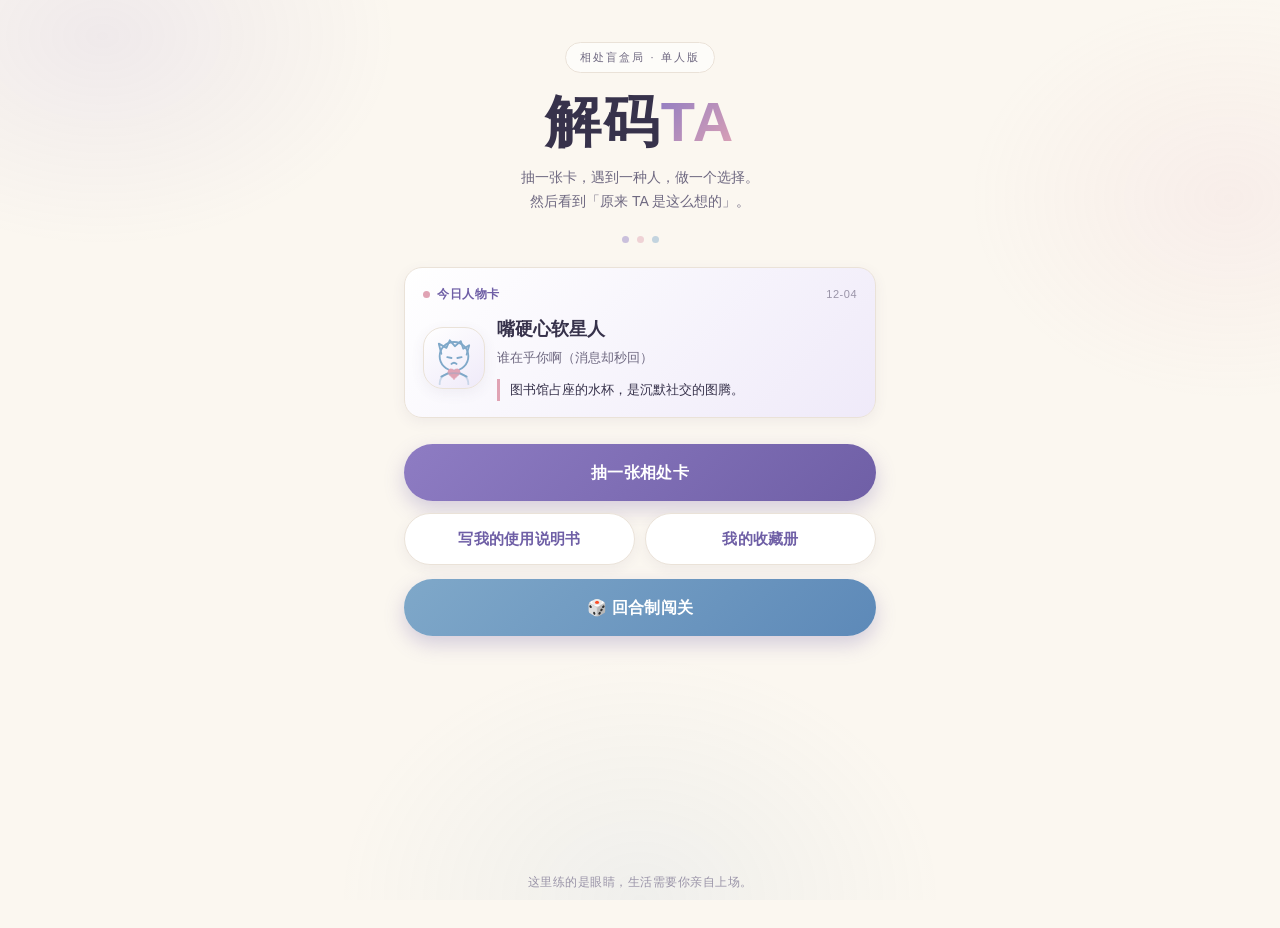
<file: index.html>
<!DOCTYPE html>
<html lang="zh-CN">
<head>
  <meta charset="UTF-8" />
  <meta name="viewport" content="width=device-width, initial-scale=1.0, viewport-fit=cover, maximum-scale=1.0, user-scalable=no" />
  <meta name="theme-color" content="#FBF7F0" />
  <meta name="description" content="解码TA · 相处盲盒局 —— 抽一张卡，遇到一种人，做一个选择，然后看到「原来 TA 是这么想的」。" />
  <title>解码TA · 相处盲盒局</title>
  <link rel="stylesheet" href="css/style.css" />
</head>
<body>
  <div class="app" id="app">

    <!-- ============ 数据异常兜底（data.js 未加载时显示） ============ -->
    <section class="screen data-error" id="screen-error">
      <div class="err-card">
        <div class="err-mark" aria-hidden="true"></div>
        <h2>盲盒好像还没拆开</h2>
        <p id="errMessage">游戏数据没能成功加载。</p>
        <p class="err-tip">请确认 <code>js/data.js</code> 已放入 js 目录，<br />然后刷新页面再试一次。</p>
        <button class="btn btn-primary" id="btnRetry">重新加载</button>
      </div>
    </section>

    <!-- ============ 主舞台：所有页面靠 .active 显隐切换 ============ -->
    <main class="stage" id="stage">

      <!-- 首页 -->
      <section class="screen active" id="screen-home" data-screen="home">
        <header class="hero">
          <div class="hero-badge">相处盲盒局 · 单人版</div>
          <h1 class="hero-title">解码<span>TA</span></h1>
          <p class="hero-sub">抽一张卡，遇到一种人，做一个选择。<br />然后看到「原来 TA 是这么想的」。</p>
          <div class="hero-deco" aria-hidden="true"><i></i><i></i><i></i></div>
        </header>

        <!-- 每日一抽：当天首次进入自动呈现 -->
        <div class="daily-card" id="dailyCard" hidden>
          <div class="daily-head">
            <span class="daily-dot" aria-hidden="true"></span>
            <span>今日人物卡</span>
            <span class="daily-date" id="dailyDate"></span>
          </div>
          <div class="daily-body">
            <div class="daily-art" id="dailyArt" aria-hidden="true"></div>
            <div class="daily-text">
              <div class="daily-name" id="dailyName"></div>
              <div class="daily-intro" id="dailyIntro"></div>
              <div class="daily-quote" id="dailyQuote"></div>
            </div>
          </div>
        </div>

        <div class="home-actions">
          <button class="btn btn-primary btn-lg" id="btnStart">抽一张相处卡</button>
          <div class="btn-row">
            <button class="btn btn-ghost" id="btnManual">写我的使用说明书</button>
            <button class="btn btn-ghost" id="btnCollection">我的收藏册</button>
          </div>
          <a class="btn btn-mode btn-lg" href="回合制/index.html">🎲 回合制闯关</a>
        </div>

        <footer class="home-footer">这里练的是眼睛，生活需要你亲自上场。</footer>
      </section>

      <!-- 抽卡页 -->
      <section class="screen" id="screen-draw" data-screen="draw">
        <div class="topbar">
          <button class="back-btn" data-back="home" aria-label="返回首页">返回</button>
          <span class="topbar-title">抽卡中</span>
          <span class="topbar-spacer"></span>
        </div>
        <p class="section-hint">正在为你抽取……</p>

        <div class="draw-cards">
          <!-- 人物卡：玩家遇到的人 -->
          <div class="flip-wrap" id="personaFlip">
            <div class="flip-card">
              <div class="flip-face flip-back">
                <div class="back-deco" aria-hidden="true"></div>
                <span class="back-label">人物卡</span>
              </div>
              <div class="flip-face flip-front persona-front">
                <div class="persona-top">
                  <div class="persona-art" id="drawPersonaArt" aria-hidden="true"></div>
                  <div class="persona-meta">
                    <div class="card-kicker">你遇到的人</div>
                    <div class="persona-name" id="drawPersonaName"></div>
                    <div class="tag-row" id="drawPersonaTags"></div>
                  </div>
                </div>
                <p class="persona-intro" id="drawPersonaIntro"></p>
                <div class="tone-chip" id="drawPersonaTone"></div>
              </div>
            </div>
          </div>

          <!-- 情境卡：玩家与对方之间发生的冲突 -->
          <div class="flip-wrap" id="situationFlip">
            <div class="flip-card">
              <div class="flip-face flip-back">
                <div class="back-deco" aria-hidden="true"></div>
                <span class="back-label">情境卡</span>
              </div>
              <div class="flip-face flip-front">
                <div class="card-kicker">此刻的情境</div>
                <div class="sit-cat" id="drawSitCategory"></div>
                <p class="sit-text" id="drawSitText"></p>
                <div class="sit-index" id="drawSitIndex"></div>
              </div>
            </div>
          </div>
        </div>

        <div class="btn-row reroll-row">
          <button class="btn btn-ghost btn-reroll" id="btnRerollPersona" disabled>↻ 重抽人物卡</button>
          <button class="btn btn-ghost btn-reroll" id="btnRerollSituation" disabled>↻ 重抽情境卡</button>
        </div>
        <p class="draw-note">人物卡 = 你遇到的人；情境里的「TA」就是这张人物卡。TA 的雷区与渴望，揭晓后才会显现。重抽的人物卡也会计入图鉴收集。</p>
        <button class="btn btn-primary btn-lg" id="btnToChoice" disabled>就这一对，开始选择</button>
      </section>

      <!-- 三选一页 -->
      <section class="screen" id="screen-choice" data-screen="choice">
        <div class="topbar">
          <button class="back-btn" data-back="draw">返回</button>
          <span class="topbar-title">你的回应</span>
          <span class="topbar-spacer"></span>
        </div>
        <div class="context-card">
          <div class="ctx-row"><span class="ctx-key">遇到</span><span class="ctx-val" id="choicePersona"></span></div>
          <div class="ctx-row"><span class="ctx-key">情境</span><span class="ctx-val" id="choiceSituation"></span></div>
        </div>
        <p class="section-hint" id="choiceHint">面对 TA，你会怎么说？</p>
        <div class="option-list" id="optionList"></div>
      </section>

      <!-- 揭晓页：三段逐条展开 -->
      <section class="screen" id="screen-reveal" data-screen="reveal">
        <div class="topbar">
          <button class="back-btn" data-back="choice">返回</button>
          <span class="topbar-title">揭晓</span>
          <span class="topbar-spacer"></span>
        </div>
        <div class="reveal-context" id="revealContext"></div>
        <p class="section-hint">轻轻点开，看看 TA 心里在想什么</p>

        <div class="reveal-segments">
          <button type="button" class="seg seg-inner" data-seg="inner" aria-expanded="false">
            <span class="seg-label"><span class="seg-num">01</span> TA 的内心 OS</span>
            <span class="seg-body"></span>
            <span class="seg-more">点我展开</span>
          </button>
          <button type="button" class="seg seg-observer" data-seg="observer" aria-expanded="false">
            <span class="seg-label"><span class="seg-num">02</span> 旁观者视角</span>
            <span class="seg-body"></span>
            <span class="seg-more">点我展开</span>
          </button>
          <button type="button" class="seg seg-tip" data-seg="tip" aria-expanded="false">
            <span class="seg-label"><span class="seg-num">03</span> 一句友好提示</span>
            <span class="seg-body"></span>
            <span class="seg-more">点我展开</span>
          </button>
        </div>

        <button class="btn btn-primary btn-lg" id="btnClaim" hidden>收下，获得顿悟卡</button>
        <button class="btn btn-ghost btn-lg" id="btnTryOtherReveal" hidden>试试另外两个结局</button>
      </section>

      <!-- 顿悟卡页 -->
      <section class="screen" id="screen-enlightenment" data-screen="enlightenment">
        <div class="enlight-hero">
          <div class="enlight-kicker">获得顿悟卡</div>
          <div class="enlight-card" id="enlightCard">
            <div class="enlight-quote" id="enlightKey"></div>
            <div class="enlight-meta" id="enlightMeta"></div>
            <div class="enlight-seal" aria-hidden="true">顿悟</div>
          </div>
        </div>
        <div class="unlock-note" id="unlockNote"></div>
        <div class="btn-col">
          <button class="btn btn-primary btn-lg" id="btnShare">分享这张</button>
          <button class="btn btn-ghost btn-lg" id="btnTryOther">试试另外两个结局</button>
          <div class="btn-row">
            <button class="btn btn-ghost" id="btnReplay">再来一局</button>
            <button class="btn btn-ghost" id="btnHomeFromEnlight">回首页</button>
          </div>
        </div>
      </section>

      <!-- 写说明书：填写页 -->
      <section class="screen" id="screen-manual" data-screen="manual">
        <div class="topbar">
          <button class="back-btn" data-back="home">返回</button>
          <span class="topbar-title">我的使用说明书</span>
          <span class="topbar-spacer"></span>
        </div>
        <p class="section-hint">把「怎么用好你」写清楚，发给重要的人。</p>
        <form class="manual-form" id="manualForm">
          <div id="manualFields"></div>
          <button type="submit" class="btn btn-primary btn-lg">生成我的说明书</button>
        </form>
      </section>

      <!-- 写说明书：图片预览页 -->
      <section class="screen" id="screen-manual-preview" data-screen="manual-preview">
        <div class="topbar">
          <button class="back-btn" data-back="manual">返回修改</button>
          <span class="topbar-title">预览</span>
          <span class="topbar-spacer"></span>
        </div>
        <div class="preview-wrap"><img id="manualImage" alt="我的使用说明书" /></div>
        <div class="btn-col">
          <button class="btn btn-primary btn-lg" id="btnSaveManual">保存图片</button>
          <button class="btn btn-ghost" id="btnManualAgain">再写一份</button>
        </div>
      </section>

      <!-- 收藏册 -->
      <section class="screen" id="screen-collection" data-screen="collection">
        <div class="topbar">
          <button class="back-btn" data-back="home">返回</button>
          <span class="topbar-title">我的收藏册</span>
          <span class="topbar-spacer"></span>
        </div>
        <div class="tabs" role="tablist" aria-label="收藏册分类">
          <button type="button" class="tab active" data-tab="enlightenments" role="tab" aria-selected="true">顿悟卡</button>
          <button type="button" class="tab" data-tab="achievements" role="tab" aria-selected="false">成就</button>
          <button type="button" class="tab" data-tab="codex" role="tab" aria-selected="false">人物图鉴</button>
        </div>
        <button type="button" class="btn btn-ghost review-btn" id="btnViewManual">回看我的说明书</button>
        <div class="tab-panels">
          <div class="tab-panel active" id="panel-enlightenments" role="tabpanel"></div>
          <div class="tab-panel" id="panel-achievements" role="tabpanel"></div>
          <div class="tab-panel" id="panel-codex" role="tabpanel"></div>
        </div>
      </section>

    </main>

    <!-- 成就 / 提示浮层 -->
    <div class="toast-area" id="toastArea" aria-live="polite"></div>
  </div>

  <script src="js/data.js"></script>
  <script src="js/art.js"></script>
  <script src="js/game.js"></script>
</body>
</html>
</file>
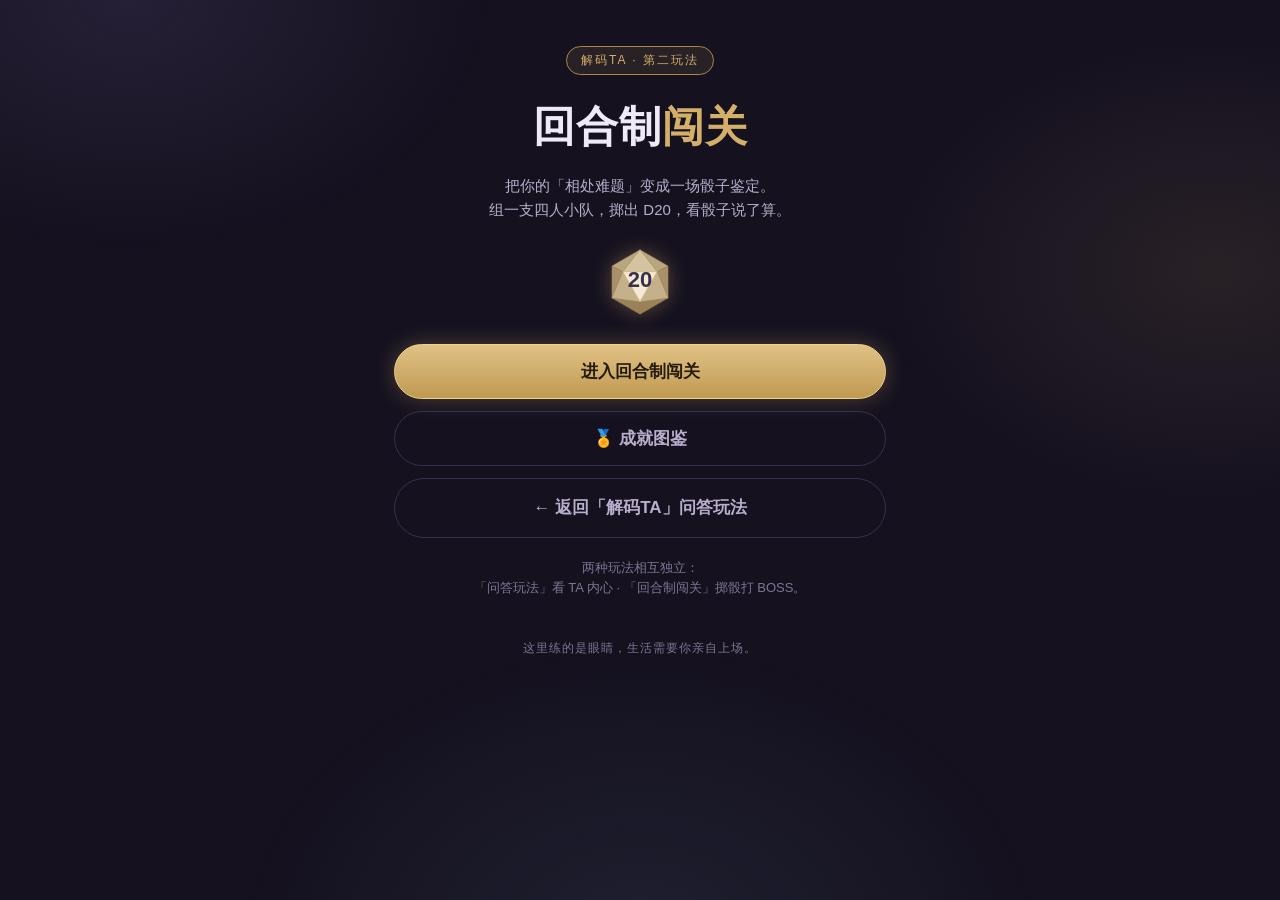
<file: 回合制/index.html>
<!DOCTYPE html>
<html lang="zh-CN">
<head>
  <meta charset="UTF-8" />
  <meta name="viewport" content="width=device-width, initial-scale=1.0, viewport-fit=cover, maximum-scale=1.0, user-scalable=no" />
  <meta name="theme-color" content="#15111f" />
  <meta name="description" content="解码TA · 回合制闯关 —— 骰子说了算的相处 BOSS 战。" />
  <title>解码TA · 回合制闯关</title>
  <link rel="stylesheet" href="css/style.css" />
  <link rel="stylesheet" href="css/ui-enhance.css" />
  <link rel="stylesheet" href="css/ui-compact.css" />
</head>
<body>
  <div class="app" id="app">

    <!-- ============ 隐藏 SVG 精灵库（骰子 / BOSS / 队伍小人 / 梗表情） ============ -->
    <svg xmlns="http://www.w3.org/2000/svg" style="display:none" aria-hidden="true">
      <defs>
        <!-- 正二十面体 d20 骰子（精确 icosahedron 正面投影，每面带数字） -->
        <symbol id="d20" viewBox="0 0 200 200">
          <g stroke-linejoin="round">
            <!-- 最外圈暗面（nz≈0.33） -->
            <polygon points="100,185 26,142 100,152" fill="#9a8457" stroke="#8f7a4e" stroke-width="1"/>
            <polygon points="100,152 174,142 100,185" fill="#9a8457" stroke="#8f7a4e" stroke-width="1"/>
            <polygon points="26,142 26,58 55,73" fill="#a9906a" stroke="#8f7a4e" stroke-width="1"/>
            <polygon points="145,73 174,58 174,142" fill="#a9906a" stroke="#8f7a4e" stroke-width="1"/>
            <polygon points="145,73 100,15 174,58" fill="#b9a67f" stroke="#9a8457" stroke-width="1"/>
            <polygon points="100,15 55,73 26,58" fill="#b9a67f" stroke="#9a8457" stroke-width="1"/>
            <!-- 中层环绕面（nz≈0.74-0.75） -->
            <polygon points="145,73 174,142 100,152" fill="#c4b18c" stroke="#b09a68" stroke-width="1.2"/>
            <polygon points="55,73 100,152 26,142" fill="#c4b18c" stroke="#b09a68" stroke-width="1.2"/>
            <polygon points="145,73 55,73 100,15" fill="#d4c3a0" stroke="#c9a86a" stroke-width="1.2"/>
            <!-- 中央上表面（正对前方 nz=1.0，最亮，放数字） -->
            <polygon points="145,73 100,152 55,73" fill="#f4e9d3" stroke="#e0c185" stroke-width="2"/>
          </g>
        </symbol>

        <!-- 像素 BOSS 立绘（16×16 网格，放大到 96×96） -->
        <symbol id="boss-read" viewBox="0 0 16 16" shape-rendering="crispEdges">
          <g>
            <rect x="4" y="2" width="8" height="2" fill="#a78bda"/>
            <rect x="2" y="3" width="2" height="6" fill="#7a67b3"/>
            <rect x="12" y="3" width="2" height="6" fill="#7a67b3"/>
            <rect x="4" y="4" width="8" height="4" fill="#a78bda"/>
            <rect x="3" y="3" width="10" height="1" fill="#7a67b3"/>
            <rect x="3" y="8" width="10" height="1" fill="#7a67b3"/>
            <rect x="4" y="3" width="2" height="1" fill="#f4e9d3"/>
            <rect x="10" y="3" width="2" height="1" fill="#f4e9d3"/>
            <rect x="5" y="4" width="2" height="2" fill="#2a2440"/>
            <rect x="9" y="4" width="2" height="2" fill="#2a2440"/>
            <rect x="7" y="7" width="2" height="1" fill="#2a2440"/>
            <rect x="4" y="9" width="8" height="3" fill="#7a67b3"/>
            <rect x="5" y="10" width="6" height="1" fill="#3a3357"/>
            <rect x="5" y="12" width="6" height="1" fill="#3a3357"/>
            <rect x="6" y="11" width="4" height="1" fill="#7fe0d0"/>
            <rect x="5" y="13" width="6" height="1" fill="#3a3357"/>
          </g>
        </symbol>

        <symbol id="boss-blame" viewBox="0 0 16 16" shape-rendering="crispEdges">
          <g>
            <rect x="3" y="1" width="7" height="2" fill="#8a6a4a"/>
            <rect x="2" y="2" width="9" height="2" fill="#8a6a4a"/>
            <rect x="1" y="3" width="2" height="1" fill="#6b4f37"/>
            <rect x="10" y="3" width="2" height="1" fill="#6b4f37"/>
            <rect x="2" y="4" width="1" height="4" fill="#6b4f37"/>
            <rect x="10" y="4" width="1" height="4" fill="#6b4f37"/>
            <rect x="3" y="4" width="7" height="2" fill="#6e7b93"/>
            <rect x="3" y="5" width="1" height="2" fill="#4a5568"/>
            <rect x="9" y="5" width="1" height="2" fill="#4a5568"/>
            <rect x="4" y="6" width="2" height="2" fill="#1e2230"/>
            <rect x="7" y="6" width="2" height="2" fill="#1e2230"/>
            <rect x="3" y="8" width="7" height="1" fill="#4a5568"/>
            <rect x="4" y="9" width="6" height="3" fill="#6e7b93"/>
            <rect x="3" y="10" width="1" height="1" fill="#4a5568"/>
            <rect x="9" y="10" width="1" height="1" fill="#4a5568"/>
            <rect x="4" y="12" width="6" height="2" fill="#4a5568"/>
            <rect x="5" y="13" width="2" height="1" fill="#1e2230"/>
            <rect x="8" y="13" width="2" height="1" fill="#1e2230"/>
          </g>
        </symbol>

        <symbol id="boss-burnout" viewBox="0 0 16 16" shape-rendering="crispEdges">
          <g>
            <rect x="5" y="2" width="6" height="1" fill="#5a4e8a"/>
            <rect x="3" y="3" width="10" height="3" fill="#5a4e8a"/>
            <rect x="3" y="4" width="1" height="2" fill="#ffd9a0"/>
            <rect x="12" y="4" width="1" height="2" fill="#ffd9a0"/>
            <rect x="4" y="5" width="8" height="1" fill="#1a1526"/>
            <rect x="5" y="7" width="6" height="1" fill="#1a1526"/>
            <rect x="4" y="8" width="8" height="4" fill="#5a4e8a"/>
            <rect x="5" y="8" width="6" height="3" fill="#8e7cc3" fill-opacity=".55"/>
            <rect x="4" y="12" width="8" height="1" fill="#5a4e8a"/>
            <rect x="5" y="13" width="2" height="1" fill="#5a4e8a"/>
            <rect x="9" y="13" width="2" height="1" fill="#5a4e8a"/>
          </g>
        </symbol>

        <!-- 像素队伍小人（16×16，四角色配色） -->
        <symbol id="party-hero" viewBox="0 0 16 16" shape-rendering="crispEdges">
          <g>
            <rect x="6" y="1" width="4" height="2" fill="#8e7cc3"/>
            <rect x="6" y="3" width="4" height="2" fill="#8e7cc3"/>
            <rect x="5" y="3" width="1" height="2" fill="#efeaf9"/>
            <rect x="10" y="3" width="1" height="2" fill="#efeaf9"/>
            <rect x="7" y="3" width="1" height="1" fill="#2a2440"/>
            <rect x="9" y="3" width="1" height="1" fill="#2a2440"/>
            <rect x="5" y="5" width="6" height="4" fill="#8e7cc3"/>
            <rect x="5" y="5" width="1" height="4" fill="#6f5fa6"/>
            <rect x="10" y="5" width="1" height="4" fill="#6f5fa6"/>
            <rect x="6" y="9" width="2" height="3" fill="#6f5fa6"/>
            <rect x="8" y="9" width="2" height="3" fill="#6f5fa6"/>
            <rect x="6" y="12" width="2" height="1" fill="#2a2440"/>
            <rect x="8" y="12" width="2" height="1" fill="#2a2440"/>
          </g>
        </symbol>
        <symbol id="party-blue" viewBox="0 0 16 16" shape-rendering="crispEdges">
          <g>
            <rect x="6" y="1" width="4" height="2" fill="#7fa8c9"/>
            <rect x="6" y="3" width="4" height="2" fill="#7fa8c9"/>
            <rect x="5" y="3" width="1" height="2" fill="#e8f1f7"/>
            <rect x="10" y="3" width="1" height="2" fill="#e8f1f7"/>
            <rect x="7" y="3" width="1" height="1" fill="#2a2440"/>
            <rect x="9" y="3" width="1" height="1" fill="#2a2440"/>
            <rect x="5" y="5" width="6" height="4" fill="#7fa8c9"/>
            <rect x="5" y="5" width="1" height="4" fill="#5a82a6"/>
            <rect x="10" y="5" width="1" height="4" fill="#5a82a6"/>
            <rect x="6" y="9" width="2" height="3" fill="#5a82a6"/>
            <rect x="8" y="9" width="2" height="3" fill="#5a82a6"/>
            <rect x="6" y="12" width="2" height="1" fill="#2a2440"/>
            <rect x="8" y="12" width="2" height="1" fill="#2a2440"/>
          </g>
        </symbol>
        <symbol id="party-pink" viewBox="0 0 16 16" shape-rendering="crispEdges">
          <g>
            <rect x="6" y="1" width="4" height="2" fill="#e0a3b4"/>
            <rect x="6" y="3" width="4" height="2" fill="#e0a3b4"/>
            <rect x="5" y="3" width="1" height="2" fill="#fbecef"/>
            <rect x="10" y="3" width="1" height="2" fill="#fbecef"/>
            <rect x="7" y="3" width="1" height="1" fill="#2a2440"/>
            <rect x="9" y="3" width="1" height="1" fill="#2a2440"/>
            <rect x="5" y="5" width="6" height="4" fill="#e0a3b4"/>
            <rect x="5" y="5" width="1" height="4" fill="#b4677c"/>
            <rect x="10" y="5" width="1" height="4" fill="#b4677c"/>
            <rect x="6" y="9" width="2" height="3" fill="#b4677c"/>
            <rect x="8" y="9" width="2" height="3" fill="#b4677c"/>
            <rect x="6" y="12" width="2" height="1" fill="#2a2440"/>
            <rect x="8" y="12" width="2" height="1" fill="#2a2440"/>
          </g>
        </symbol>
        <symbol id="party-orange" viewBox="0 0 16 16" shape-rendering="crispEdges">
          <g>
            <rect x="6" y="1" width="4" height="2" fill="#ff9e3d"/>
            <rect x="6" y="3" width="4" height="2" fill="#ff9e3d"/>
            <rect x="5" y="3" width="1" height="2" fill="#ffe3c2"/>
            <rect x="10" y="3" width="1" height="2" fill="#ffe3c2"/>
            <rect x="7" y="3" width="1" height="1" fill="#2a2440"/>
            <rect x="9" y="3" width="1" height="1" fill="#2a2440"/>
            <rect x="5" y="5" width="6" height="4" fill="#ff9e3d"/>
            <rect x="5" y="5" width="1" height="4" fill="#d97a24"/>
            <rect x="10" y="5" width="1" height="4" fill="#d97a24"/>
            <rect x="6" y="9" width="2" height="3" fill="#d97a24"/>
            <rect x="8" y="9" width="2" height="3" fill="#d97a24"/>
            <rect x="6" y="12" width="2" height="1" fill="#2a2440"/>
            <rect x="8" y="12" width="2" height="1" fill="#2a2440"/>
          </g>
        </symbol>

        <!-- 梗表情精灵（可爱 + 调侃） -->
        <symbol id="emoji-shiba" viewBox="0 0 32 32">
          <circle cx="16" cy="17" r="11" fill="#e8b04b"/>
          <ellipse cx="16" cy="20" rx="6" ry="5" fill="#fffdf6"/>
          <circle cx="12" cy="15" r="1.6" fill="#2a2440"/>
          <circle cx="20" cy="15" r="1.6" fill="#2a2440"/>
          <ellipse cx="16" cy="19" rx="1.6" ry="1.1" fill="#2a2440"/>
          <path d="M7 9 L5 5 L10 6 Z" fill="#e8b04b"/>
          <path d="M25 9 L27 5 L22 6 Z" fill="#e8b04b"/>
        </symbol>
        <symbol id="emoji-catcry" viewBox="0 0 32 32">
          <circle cx="16" cy="18" r="11" fill="#c9c2d6"/>
          <path d="M8 9 L6 3 L12 7 Z" fill="#e0a3b4"/>
          <path d="M24 9 L26 3 L20 7 Z" fill="#e0a3b4"/>
          <circle cx="12" cy="17" r="1.5" fill="#2a2440"/>
          <circle cx="20" cy="17" r="1.5" fill="#2a2440"/>
          <path d="M13 21 Q16 19 19 21" stroke="#2a2440" stroke-width="1.5" fill="none" stroke-linecap="round"/>
          <path d="M11 20 l-2 -4" stroke="#7fe0d0" stroke-width="2" stroke-linecap="round"/>
          <path d="M21 20 l2 -4" stroke="#7fe0d0" stroke-width="2" stroke-linecap="round"/>
        </symbol>
        <symbol id="emoji-subway" viewBox="0 0 32 32">
          <circle cx="15" cy="16" r="10" fill="#e8c9a0"/>
          <path d="M9 14 l4 -1 M9 17 l4 1" stroke="#2a2440" stroke-width="1.6" stroke-linecap="round"/>
          <path d="M22 14 l4 -1 M22 17 l4 1" stroke="#2a2440" stroke-width="1.6" stroke-linecap="round"/>
          <rect x="11" y="19" width="11" height="8" rx="2" fill="#3a3357"/>
          <rect x="12.5" y="20.5" width="8" height="5" rx="1" fill="#7fe0d0"/>
        </symbol>
        <symbol id="emoji-panda" viewBox="0 0 32 32">
          <circle cx="16" cy="18" r="11" fill="#fffdf6"/>
          <circle cx="10" cy="7" r="4" fill="#2a2440"/>
          <circle cx="22" cy="7" r="4" fill="#2a2440"/>
          <ellipse cx="11" cy="18" rx="3" ry="3.6" fill="#2a2440"/>
          <ellipse cx="21" cy="18" rx="3" ry="3.6" fill="#2a2440"/>
          <circle cx="11" cy="18" r="1.4" fill="#fffdf6"/>
          <circle cx="21" cy="18" r="1.4" fill="#fffdf6"/>
          <circle cx="16" cy="21" r="1.4" fill="#2a2440"/>
          <path d="M9 28 l-3 -3 M23 28 l3 -3" stroke="#2a2440" stroke-width="2.4" stroke-linecap="round"/>
        </symbol>
        <symbol id="emoji-owl" viewBox="0 0 32 32">
          <ellipse cx="16" cy="18" rx="11" ry="12" fill="#8a6a4a"/>
          <ellipse cx="16" cy="18" rx="6" ry="8" fill="#e8c9a0"/>
          <circle cx="12" cy="15" r="4" fill="#ffd9a0"/>
          <circle cx="20" cy="15" r="4" fill="#ffd9a0"/>
          <circle cx="12" cy="15" r="1.8" fill="#2a2440"/>
          <circle cx="20" cy="15" r="1.8" fill="#2a2440"/>
          <path d="M16 22 l2 2 l-2 2 l-2 -2 Z" fill="#ffd9a0"/>
          <path d="M8 10 l-3 -2 M24 10 l3 -2" stroke="#8a6a4a" stroke-width="2" stroke-linecap="round"/>
        </symbol>
        <symbol id="emoji-tea" viewBox="0 0 32 32">
          <circle cx="16" cy="17" r="11" fill="#e0a3b4"/>
          <path d="M8 9 L6 3 L12 7 Z" fill="#e0a3b4"/>
          <path d="M24 9 L26 3 L20 7 Z" fill="#e0a3b4"/>
          <path d="M11 16 Q16 13 21 16" stroke="#2a2440" stroke-width="1.6" fill="none" stroke-linecap="round"/>
          <path d="M12 18 Q16 15 20 18" stroke="#2a2440" stroke-width="1.6" fill="none" stroke-linecap="round"/>
          <rect x="21" y="20" width="8" height="7" rx="2" fill="#b8c7e0"/>
          <path d="M26 20 q0 -4 3 -4" stroke="#fffdf6" stroke-width="1.5" fill="none" stroke-linecap="round"/>
          <path d="M28 18 q1 -3 2 -3 M30 15 q1 -2 2 -2" stroke="#fffdf6" stroke-width="1.5" fill="none" stroke-linecap="round"/>
        </symbol>
      </defs>
    </svg>

    <main class="stage" id="stage">

      <!-- ============ 首页：两个玩法入口 ============ -->
      <section class="screen active" id="screen-home" data-screen="home">
        <header class="hero">
          <div class="hero-badge">解码TA · 第二玩法</div>
          <h1 class="hero-title">回合制<span>闯关</span></h1>
          <p class="hero-sub">把你的「相处难题」变成一场骰子鉴定。<br />组一支四人小队，掷出 D20，看骰子说了算。</p>
          <div class="hero-dice" aria-hidden="true">
            <svg class="d20-svg"><use href="#d20"/></svg>
            <span class="hero-dice-num">20</span>
          </div>
        </header>

        <div class="home-actions">
          <button class="btn btn-primary btn-lg" id="btnEnterCreate">进入回合制闯关</button>
          <button class="btn btn-ghost btn-lg" id="btnOpenAchievements">🏅 成就图鉴</button>
          <a class="btn btn-ghost btn-lg" href="../index.html">← 返回「解码TA」问答玩法</a>
          <p class="home-note">两种玩法相互独立：<br />「问答玩法」看 TA 内心 · 「回合制闯关」掷骰打 BOSS。</p>
        </div>

        <footer class="home-footer">这里练的是眼睛，生活需要你亲自上场。</footer>
      </section>

      <!-- ============ 创角页：4 角色槽位 ============ -->
      <section class="screen" id="screen-create" data-screen="create">
        <div class="topbar">
          <button class="back-btn" data-back="home" aria-label="返回首页">返回</button>
          <span class="topbar-title">组建你的小队</span>
          <span class="topbar-spacer"></span>
        </div>
        <p class="section-hint">选 4 名队友：每人 2 个强项（+2）、1 个软肋（-2）、1 个技能（+1d4）。<br />16 种预设角色属性固定，也可以点「自建角色」捏一个自己的。</p>

        <div class="custom-entry">
          <button class="btn btn-ghost" id="btnAddCustom">＋ 自建角色（自己起名、定属性）</button>
        </div>

        <div class="party-slots" id="partySlots"></div>

        <div class="create-actions">
          <button class="btn btn-ghost" id="btnRandomParty">🎲 随机生成整队</button>
          <button class="btn btn-primary btn-lg" id="btnStartBattle">开始闯关</button>
        </div>
        <p class="create-note" id="createValidate" role="status"></p>
      </section>

      <!-- ============ 战斗页 ============ -->
      <section class="screen" id="screen-battle" data-screen="battle">
        <div class="topbar">
          <button class="back-btn" id="btnExitBattle" aria-label="退出闯关">退出</button>
          <span class="topbar-title" id="battleStageTitle">第 1 / 3 关</span>
          <button class="speed-toggle" id="btnFastMode" type="button" title="压缩战斗动画演出时间">⚡ 动画</button>
        </div>

        <!-- 回合指示：当前阶段一眼可见 -->
        <div class="turn-track" id="turnTrack">
          <span class="turn-step active" data-phase="attack"><i>1</i> 你的回合 <b>攻击</b></span>
          <span class="turn-arrow">→</span>
          <span class="turn-step" data-phase="defend"><i>2</i> BOSS 反击 <b>防御</b></span>
        </div>

        <!-- 战场舞台：BOSS 与队伍同框 -->
        <div class="battle-scene scene" id="battleScene">
          <div class="scene-base"></div>
          <div class="scene-glow"></div>
          <div class="scene-floor"></div>
          <div class="scene-particles" id="sceneParticles"></div>

          <div class="scene-stage">
            <div class="boss-slot">
              <div class="boss-aura" aria-hidden="true"></div>
              <div class="boss-float" id="bossFloat">
                <div class="boss-art" id="bossAvatar" role="button" tabindex="0" title="点击查看 BOSS 档案"></div>
              </div>
              <div class="boss-plate">
                <div class="boss-name" id="bossName">已读不回怪</div>
                <div class="boss-tags">
                  <span class="boss-desc" id="bossDesc"></span>
                  <button class="inspect-tag" id="btnInspectBoss" type="button">点我看档案 ›</button>
                </div>
                <div class="boss-bars">
                  <div class="bar-label"><span>血量</span><span id="bossHpText">8 / 8</span></div>
                  <div class="bar hp-bar"><div class="bar-fill" id="bossHpFill"></div></div>
                  <div class="flame-row" id="flameRow" aria-hidden="true"></div>
                  <div class="bar-label momentum-label"><span>气势</span><span id="bossMomentumText">0 层 · 当前 DC +0</span></div>
                  <div class="bar momentum-bar"><div class="bar-fill" id="bossMomentumFill"></div></div>
                </div>
                <div class="boss-foot"><span class="boss-special" id="bossSpecial"></span><span class="dc-chip">DC <b id="dcValue">11</b></span></div>
              </div>
            </div>
            <div class="scene-party" id="partyScene" aria-label="小队成员，点击查看属性"></div>
          </div>

          <div class="scene-log" id="battleLog" aria-live="polite"></div>
          <div class="fx-layer" id="fxLayer" aria-hidden="true"></div>
        </div>

        <!-- 队伍血量（共享） -->
        <div class="party-hp-panel" id="partyHpBar">
          <div class="bar-label"><span>小队血量</span><span id="partyHpText">12 / 12</span></div>
          <div class="bar hp-bar party-hp"><div class="bar-fill" id="partyHpFill"></div></div>
          <div class="party-hp-hint">攻击失手才会引来反击 · 防御失败扣 2 血 · 归零则本关重开</div>
        </div>

        <!-- 结算面板（最近一次结果） -->
        <div class="result-panel" id="resultPanel">
          <div class="result-placeholder" id="resultPlaceholder">
            点击「开始应对」掷骰，看看你这次能不能接住 TA。
          </div>
          <div class="result-body" id="resultBody" hidden></div>
        </div>

        <!-- 当前难题（故事背景 + 本次要求鉴定属性） -->
        <div class="check-zone">
          <div class="active-hero">
            <span class="ah-label">当前主角</span>
            <span class="ah-name" id="activeHeroName">—</span>
            <span class="ah-mod" id="activeHeroMod"></span>
            <span class="relay-badge" id="relayBadge" hidden>接力 +1 就绪</span>
          </div>

          <div class="task-card" id="taskCard">
            <div class="task-story" id="taskStory"></div>
            <div class="task-require">
              <span class="task-require-label">本次鉴定</span>
              <span class="task-require-type" id="taskRequireType">—</span>
              <span class="task-require-dc">DC <b id="taskDc">12</b></span>
            </div>
          </div>

          <button class="btn btn-roll" id="btnRoll">
            <span class="d20-wrap" id="d20Wrap">
              <svg class="d20-svg" id="d20Svg"><use href="#d20"/></svg>
            </span>
            <span class="roll-text">开始应对（掷骰）</span>
          </button>
        </div>

        <!-- 队伍栏：切换主角，点卡片看档案 -->
        <div class="party-bar">
          <div class="party-bar-title">小队 · 点击切换主角（掷骰的人） · 点姓名看属性</div>
          <div class="party-roster" id="partyRoster"></div>
        </div>
      </section>

      <!-- ============ 通关页 ============ -->
      <section class="screen" id="screen-victory" data-screen="victory">
        <div class="victory-hero">
          <div class="victory-mark" aria-hidden="true">✓</div>
          <h2>闯关成功</h2>
          <p class="victory-sub" id="victorySub"></p>
        </div>
        <div class="victory-achievements" id="victoryAchievements"></div>
        <div class="btn-col">
          <button class="btn btn-primary btn-lg" id="btnReplay">再来一局</button>
          <button class="btn btn-ghost" id="btnVictoryAchievements">🏅 查看全部成就</button>
          <button class="btn btn-ghost btn-lg" id="btnVictoryHome">回首页</button>
        </div>
      </section>

      <!-- ============ 成就图鉴页（独立收集入口） ============ -->
      <section class="screen" id="screen-achievements" data-screen="achievements">
        <div class="topbar">
          <button class="back-btn" data-back="home" aria-label="返回首页">返回</button>
          <span class="topbar-title">成就图鉴</span>
          <span class="topbar-spacer"></span>
        </div>
        <p class="ach-intro">每一枚徽章，都是你和 TA 好好相处的一次胜利。</p>
        <div class="ach-summary" id="achSummary">已解锁 0 / 10</div>
        <div class="ach-progress" aria-hidden="true"><div id="achProgressFill"></div></div>
        <div class="ach-grid" id="achGrid"></div>
        <p class="ach-footnote">成就自动保存在本机浏览器中，换设备或清理缓存后不会同步。</p>
      </section>

    </main>

    <div class="toast-area" id="toastArea" aria-live="polite"></div>
  </div>

  <script src="js/art.js"></script>
  <script src="js/game.js"></script>
</body>
</html>
</file>
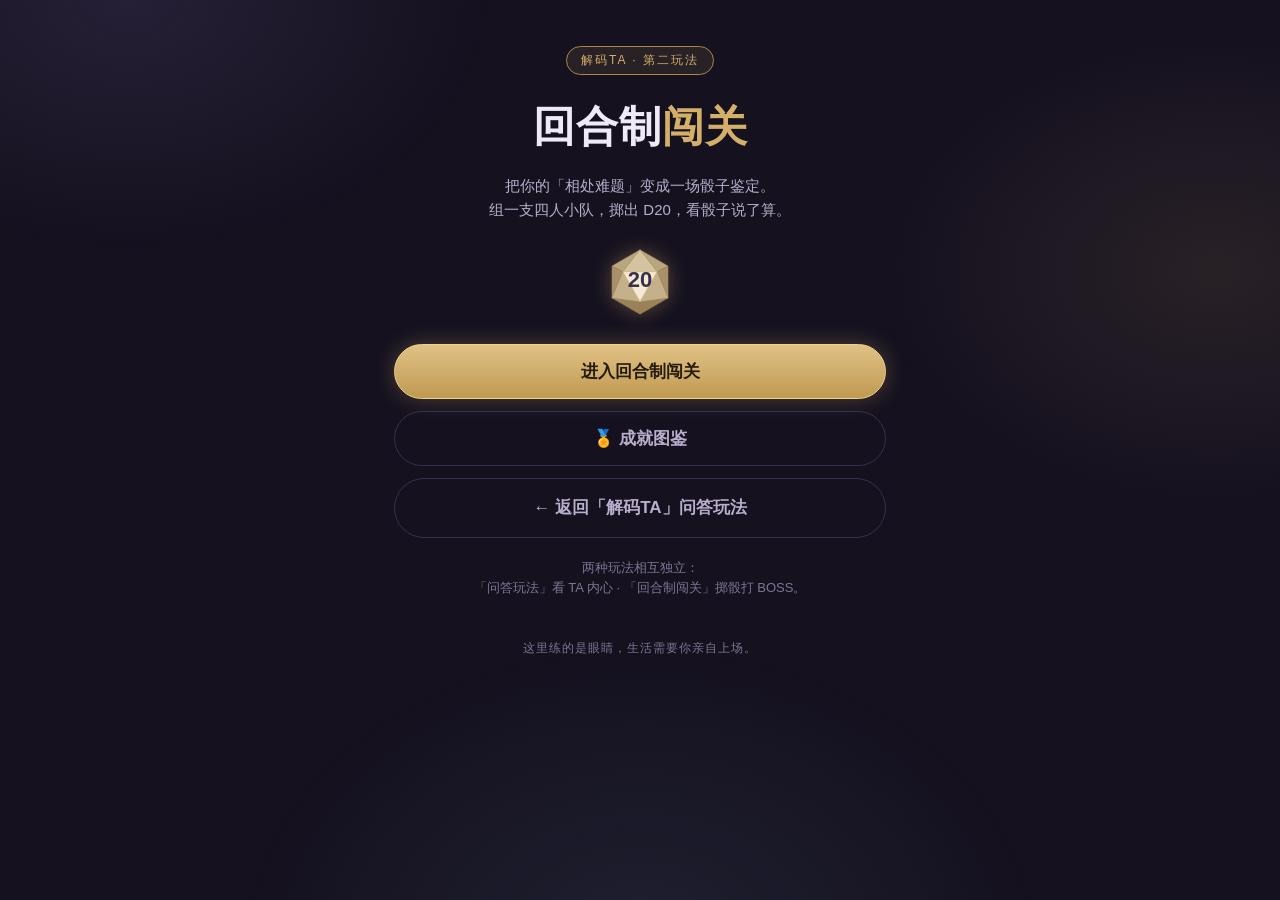
<file: 新版回合制/index.html>
<!DOCTYPE html>
<html lang="zh-CN">
<head>
  <meta charset="UTF-8" />
  <meta name="viewport" content="width=device-width, initial-scale=1.0, viewport-fit=cover, maximum-scale=1.0, user-scalable=no" />
  <meta name="theme-color" content="#15111f" />
  <meta name="description" content="解码TA · 回合制闯关 —— 骰子说了算的相处 BOSS 战。" />
  <title>解码TA · 回合制闯关</title>
  <link rel="stylesheet" href="css/style.css" />
</head>
<body>
  <div class="app" id="app">

    <!-- ============ 隐藏 SVG 精灵库（骰子 / BOSS / 队伍小人 / 梗表情） ============ -->
    <svg xmlns="http://www.w3.org/2000/svg" style="display:none" aria-hidden="true">
      <defs>
        <!-- 正二十面体 d20 骰子（精确 icosahedron 正面投影，每面带数字） -->
        <symbol id="d20" viewBox="0 0 200 200">
          <g stroke-linejoin="round">
            <!-- 最外圈暗面（nz≈0.33） -->
            <polygon points="100,185 26,142 100,152" fill="#9a8457" stroke="#8f7a4e" stroke-width="1"/>
            <polygon points="100,152 174,142 100,185" fill="#9a8457" stroke="#8f7a4e" stroke-width="1"/>
            <polygon points="26,142 26,58 55,73" fill="#a9906a" stroke="#8f7a4e" stroke-width="1"/>
            <polygon points="145,73 174,58 174,142" fill="#a9906a" stroke="#8f7a4e" stroke-width="1"/>
            <polygon points="145,73 100,15 174,58" fill="#b9a67f" stroke="#9a8457" stroke-width="1"/>
            <polygon points="100,15 55,73 26,58" fill="#b9a67f" stroke="#9a8457" stroke-width="1"/>
            <!-- 中层环绕面（nz≈0.74-0.75） -->
            <polygon points="145,73 174,142 100,152" fill="#c4b18c" stroke="#b09a68" stroke-width="1.2"/>
            <polygon points="55,73 100,152 26,142" fill="#c4b18c" stroke="#b09a68" stroke-width="1.2"/>
            <polygon points="145,73 55,73 100,15" fill="#d4c3a0" stroke="#c9a86a" stroke-width="1.2"/>
            <!-- 中央上表面（正对前方 nz=1.0，最亮，放数字） -->
            <polygon points="145,73 100,152 55,73" fill="#f4e9d3" stroke="#e0c185" stroke-width="2"/>
          </g>
        </symbol>

        <!-- 像素 BOSS 立绘（16×16 网格，放大到 96×96） -->
        <symbol id="boss-read" viewBox="0 0 16 16" shape-rendering="crispEdges">
          <g>
            <rect x="4" y="2" width="8" height="2" fill="#a78bda"/>
            <rect x="2" y="3" width="2" height="6" fill="#7a67b3"/>
            <rect x="12" y="3" width="2" height="6" fill="#7a67b3"/>
            <rect x="4" y="4" width="8" height="4" fill="#a78bda"/>
            <rect x="3" y="3" width="10" height="1" fill="#7a67b3"/>
            <rect x="3" y="8" width="10" height="1" fill="#7a67b3"/>
            <rect x="4" y="3" width="2" height="1" fill="#f4e9d3"/>
            <rect x="10" y="3" width="2" height="1" fill="#f4e9d3"/>
            <rect x="5" y="4" width="2" height="2" fill="#2a2440"/>
            <rect x="9" y="4" width="2" height="2" fill="#2a2440"/>
            <rect x="7" y="7" width="2" height="1" fill="#2a2440"/>
            <rect x="4" y="9" width="8" height="3" fill="#7a67b3"/>
            <rect x="5" y="10" width="6" height="1" fill="#3a3357"/>
            <rect x="5" y="12" width="6" height="1" fill="#3a3357"/>
            <rect x="6" y="11" width="4" height="1" fill="#7fe0d0"/>
            <rect x="5" y="13" width="6" height="1" fill="#3a3357"/>
          </g>
        </symbol>

        <symbol id="boss-blame" viewBox="0 0 16 16" shape-rendering="crispEdges">
          <g>
            <rect x="3" y="1" width="7" height="2" fill="#8a6a4a"/>
            <rect x="2" y="2" width="9" height="2" fill="#8a6a4a"/>
            <rect x="1" y="3" width="2" height="1" fill="#6b4f37"/>
            <rect x="10" y="3" width="2" height="1" fill="#6b4f37"/>
            <rect x="2" y="4" width="1" height="4" fill="#6b4f37"/>
            <rect x="10" y="4" width="1" height="4" fill="#6b4f37"/>
            <rect x="3" y="4" width="7" height="2" fill="#6e7b93"/>
            <rect x="3" y="5" width="1" height="2" fill="#4a5568"/>
            <rect x="9" y="5" width="1" height="2" fill="#4a5568"/>
            <rect x="4" y="6" width="2" height="2" fill="#1e2230"/>
            <rect x="7" y="6" width="2" height="2" fill="#1e2230"/>
            <rect x="3" y="8" width="7" height="1" fill="#4a5568"/>
            <rect x="4" y="9" width="6" height="3" fill="#6e7b93"/>
            <rect x="3" y="10" width="1" height="1" fill="#4a5568"/>
            <rect x="9" y="10" width="1" height="1" fill="#4a5568"/>
            <rect x="4" y="12" width="6" height="2" fill="#4a5568"/>
            <rect x="5" y="13" width="2" height="1" fill="#1e2230"/>
            <rect x="8" y="13" width="2" height="1" fill="#1e2230"/>
          </g>
        </symbol>

        <symbol id="boss-burnout" viewBox="0 0 16 16" shape-rendering="crispEdges">
          <g>
            <rect x="5" y="2" width="6" height="1" fill="#5a4e8a"/>
            <rect x="3" y="3" width="10" height="3" fill="#5a4e8a"/>
            <rect x="3" y="4" width="1" height="2" fill="#ffd9a0"/>
            <rect x="12" y="4" width="1" height="2" fill="#ffd9a0"/>
            <rect x="4" y="5" width="8" height="1" fill="#1a1526"/>
            <rect x="5" y="7" width="6" height="1" fill="#1a1526"/>
            <rect x="4" y="8" width="8" height="4" fill="#5a4e8a"/>
            <rect x="5" y="8" width="6" height="3" fill="#8e7cc3" fill-opacity=".55"/>
            <rect x="4" y="12" width="8" height="1" fill="#5a4e8a"/>
            <rect x="5" y="13" width="2" height="1" fill="#5a4e8a"/>
            <rect x="9" y="13" width="2" height="1" fill="#5a4e8a"/>
          </g>
        </symbol>

        <!-- 像素队伍小人（16×16，四角色配色） -->
        <symbol id="party-hero" viewBox="0 0 16 16" shape-rendering="crispEdges">
          <g>
            <rect x="6" y="1" width="4" height="2" fill="#8e7cc3"/>
            <rect x="6" y="3" width="4" height="2" fill="#8e7cc3"/>
            <rect x="5" y="3" width="1" height="2" fill="#efeaf9"/>
            <rect x="10" y="3" width="1" height="2" fill="#efeaf9"/>
            <rect x="7" y="3" width="1" height="1" fill="#2a2440"/>
            <rect x="9" y="3" width="1" height="1" fill="#2a2440"/>
            <rect x="5" y="5" width="6" height="4" fill="#8e7cc3"/>
            <rect x="5" y="5" width="1" height="4" fill="#6f5fa6"/>
            <rect x="10" y="5" width="1" height="4" fill="#6f5fa6"/>
            <rect x="6" y="9" width="2" height="3" fill="#6f5fa6"/>
            <rect x="8" y="9" width="2" height="3" fill="#6f5fa6"/>
            <rect x="6" y="12" width="2" height="1" fill="#2a2440"/>
            <rect x="8" y="12" width="2" height="1" fill="#2a2440"/>
          </g>
        </symbol>
        <symbol id="party-blue" viewBox="0 0 16 16" shape-rendering="crispEdges">
          <g>
            <rect x="6" y="1" width="4" height="2" fill="#7fa8c9"/>
            <rect x="6" y="3" width="4" height="2" fill="#7fa8c9"/>
            <rect x="5" y="3" width="1" height="2" fill="#e8f1f7"/>
            <rect x="10" y="3" width="1" height="2" fill="#e8f1f7"/>
            <rect x="7" y="3" width="1" height="1" fill="#2a2440"/>
            <rect x="9" y="3" width="1" height="1" fill="#2a2440"/>
            <rect x="5" y="5" width="6" height="4" fill="#7fa8c9"/>
            <rect x="5" y="5" width="1" height="4" fill="#5a82a6"/>
            <rect x="10" y="5" width="1" height="4" fill="#5a82a6"/>
            <rect x="6" y="9" width="2" height="3" fill="#5a82a6"/>
            <rect x="8" y="9" width="2" height="3" fill="#5a82a6"/>
            <rect x="6" y="12" width="2" height="1" fill="#2a2440"/>
            <rect x="8" y="12" width="2" height="1" fill="#2a2440"/>
          </g>
        </symbol>
        <symbol id="party-pink" viewBox="0 0 16 16" shape-rendering="crispEdges">
          <g>
            <rect x="6" y="1" width="4" height="2" fill="#e0a3b4"/>
            <rect x="6" y="3" width="4" height="2" fill="#e0a3b4"/>
            <rect x="5" y="3" width="1" height="2" fill="#fbecef"/>
            <rect x="10" y="3" width="1" height="2" fill="#fbecef"/>
            <rect x="7" y="3" width="1" height="1" fill="#2a2440"/>
            <rect x="9" y="3" width="1" height="1" fill="#2a2440"/>
            <rect x="5" y="5" width="6" height="4" fill="#e0a3b4"/>
            <rect x="5" y="5" width="1" height="4" fill="#b4677c"/>
            <rect x="10" y="5" width="1" height="4" fill="#b4677c"/>
            <rect x="6" y="9" width="2" height="3" fill="#b4677c"/>
            <rect x="8" y="9" width="2" height="3" fill="#b4677c"/>
            <rect x="6" y="12" width="2" height="1" fill="#2a2440"/>
            <rect x="8" y="12" width="2" height="1" fill="#2a2440"/>
          </g>
        </symbol>
        <symbol id="party-orange" viewBox="0 0 16 16" shape-rendering="crispEdges">
          <g>
            <rect x="6" y="1" width="4" height="2" fill="#ff9e3d"/>
            <rect x="6" y="3" width="4" height="2" fill="#ff9e3d"/>
            <rect x="5" y="3" width="1" height="2" fill="#ffe3c2"/>
            <rect x="10" y="3" width="1" height="2" fill="#ffe3c2"/>
            <rect x="7" y="3" width="1" height="1" fill="#2a2440"/>
            <rect x="9" y="3" width="1" height="1" fill="#2a2440"/>
            <rect x="5" y="5" width="6" height="4" fill="#ff9e3d"/>
            <rect x="5" y="5" width="1" height="4" fill="#d97a24"/>
            <rect x="10" y="5" width="1" height="4" fill="#d97a24"/>
            <rect x="6" y="9" width="2" height="3" fill="#d97a24"/>
            <rect x="8" y="9" width="2" height="3" fill="#d97a24"/>
            <rect x="6" y="12" width="2" height="1" fill="#2a2440"/>
            <rect x="8" y="12" width="2" height="1" fill="#2a2440"/>
          </g>
        </symbol>

        <!-- 梗表情精灵（可爱 + 调侃） -->
        <symbol id="emoji-shiba" viewBox="0 0 32 32">
          <circle cx="16" cy="17" r="11" fill="#e8b04b"/>
          <ellipse cx="16" cy="20" rx="6" ry="5" fill="#fffdf6"/>
          <circle cx="12" cy="15" r="1.6" fill="#2a2440"/>
          <circle cx="20" cy="15" r="1.6" fill="#2a2440"/>
          <ellipse cx="16" cy="19" rx="1.6" ry="1.1" fill="#2a2440"/>
          <path d="M7 9 L5 5 L10 6 Z" fill="#e8b04b"/>
          <path d="M25 9 L27 5 L22 6 Z" fill="#e8b04b"/>
        </symbol>
        <symbol id="emoji-catcry" viewBox="0 0 32 32">
          <circle cx="16" cy="18" r="11" fill="#c9c2d6"/>
          <path d="M8 9 L6 3 L12 7 Z" fill="#e0a3b4"/>
          <path d="M24 9 L26 3 L20 7 Z" fill="#e0a3b4"/>
          <circle cx="12" cy="17" r="1.5" fill="#2a2440"/>
          <circle cx="20" cy="17" r="1.5" fill="#2a2440"/>
          <path d="M13 21 Q16 19 19 21" stroke="#2a2440" stroke-width="1.5" fill="none" stroke-linecap="round"/>
          <path d="M11 20 l-2 -4" stroke="#7fe0d0" stroke-width="2" stroke-linecap="round"/>
          <path d="M21 20 l2 -4" stroke="#7fe0d0" stroke-width="2" stroke-linecap="round"/>
        </symbol>
        <symbol id="emoji-subway" viewBox="0 0 32 32">
          <circle cx="15" cy="16" r="10" fill="#e8c9a0"/>
          <path d="M9 14 l4 -1 M9 17 l4 1" stroke="#2a2440" stroke-width="1.6" stroke-linecap="round"/>
          <path d="M22 14 l4 -1 M22 17 l4 1" stroke="#2a2440" stroke-width="1.6" stroke-linecap="round"/>
          <rect x="11" y="19" width="11" height="8" rx="2" fill="#3a3357"/>
          <rect x="12.5" y="20.5" width="8" height="5" rx="1" fill="#7fe0d0"/>
        </symbol>
        <symbol id="emoji-panda" viewBox="0 0 32 32">
          <circle cx="16" cy="18" r="11" fill="#fffdf6"/>
          <circle cx="10" cy="7" r="4" fill="#2a2440"/>
          <circle cx="22" cy="7" r="4" fill="#2a2440"/>
          <ellipse cx="11" cy="18" rx="3" ry="3.6" fill="#2a2440"/>
          <ellipse cx="21" cy="18" rx="3" ry="3.6" fill="#2a2440"/>
          <circle cx="11" cy="18" r="1.4" fill="#fffdf6"/>
          <circle cx="21" cy="18" r="1.4" fill="#fffdf6"/>
          <circle cx="16" cy="21" r="1.4" fill="#2a2440"/>
          <path d="M9 28 l-3 -3 M23 28 l3 -3" stroke="#2a2440" stroke-width="2.4" stroke-linecap="round"/>
        </symbol>
        <symbol id="emoji-owl" viewBox="0 0 32 32">
          <ellipse cx="16" cy="18" rx="11" ry="12" fill="#8a6a4a"/>
          <ellipse cx="16" cy="18" rx="6" ry="8" fill="#e8c9a0"/>
          <circle cx="12" cy="15" r="4" fill="#ffd9a0"/>
          <circle cx="20" cy="15" r="4" fill="#ffd9a0"/>
          <circle cx="12" cy="15" r="1.8" fill="#2a2440"/>
          <circle cx="20" cy="15" r="1.8" fill="#2a2440"/>
          <path d="M16 22 l2 2 l-2 2 l-2 -2 Z" fill="#ffd9a0"/>
          <path d="M8 10 l-3 -2 M24 10 l3 -2" stroke="#8a6a4a" stroke-width="2" stroke-linecap="round"/>
        </symbol>
        <symbol id="emoji-tea" viewBox="0 0 32 32">
          <circle cx="16" cy="17" r="11" fill="#e0a3b4"/>
          <path d="M8 9 L6 3 L12 7 Z" fill="#e0a3b4"/>
          <path d="M24 9 L26 3 L20 7 Z" fill="#e0a3b4"/>
          <path d="M11 16 Q16 13 21 16" stroke="#2a2440" stroke-width="1.6" fill="none" stroke-linecap="round"/>
          <path d="M12 18 Q16 15 20 18" stroke="#2a2440" stroke-width="1.6" fill="none" stroke-linecap="round"/>
          <rect x="21" y="20" width="8" height="7" rx="2" fill="#b8c7e0"/>
          <path d="M26 20 q0 -4 3 -4" stroke="#fffdf6" stroke-width="1.5" fill="none" stroke-linecap="round"/>
          <path d="M28 18 q1 -3 2 -3 M30 15 q1 -2 2 -2" stroke="#fffdf6" stroke-width="1.5" fill="none" stroke-linecap="round"/>
        </symbol>
      </defs>
    </svg>

    <main class="stage" id="stage">

      <!-- ============ 首页：两个玩法入口 ============ -->
      <section class="screen active" id="screen-home" data-screen="home">
        <header class="hero">
          <div class="hero-badge">解码TA · 第二玩法</div>
          <h1 class="hero-title">回合制<span>闯关</span></h1>
          <p class="hero-sub">把你的「相处难题」变成一场骰子鉴定。<br />组一支四人小队，掷出 D20，看骰子说了算。</p>
          <div class="hero-dice" aria-hidden="true">
            <svg class="d20-svg"><use href="#d20"/></svg>
            <span class="hero-dice-num">20</span>
          </div>
        </header>

        <div class="home-actions">
          <button class="btn btn-primary btn-lg" id="btnEnterCreate">进入回合制闯关</button>
          <button class="btn btn-ghost btn-lg" id="btnOpenAchievements">🏅 成就图鉴</button>
          <a class="btn btn-ghost btn-lg" href="../index.html">← 返回「解码TA」问答玩法</a>
          <p class="home-note">两种玩法相互独立：<br />「问答玩法」看 TA 内心 · 「回合制闯关」掷骰打 BOSS。</p>
        </div>

        <footer class="home-footer">这里练的是眼睛，生活需要你亲自上场。</footer>
      </section>

      <!-- ============ 创角页：4 角色槽位 ============ -->
      <section class="screen" id="screen-create" data-screen="create">
        <div class="topbar">
          <button class="back-btn" data-back="home" aria-label="返回首页">返回</button>
          <span class="topbar-title">组建你的小队</span>
          <span class="topbar-spacer"></span>
        </div>
        <p class="section-hint">选 4 名队友：每人 2 个强项（+2）、1 个软肋（-2）、1 个技能（+1d4）。<br />16 种预设角色属性固定，也可以点「自建角色」捏一个自己的。</p>

        <div class="custom-entry">
          <button class="btn btn-ghost" id="btnAddCustom">＋ 自建角色（自己起名、定属性）</button>
        </div>

        <div class="party-slots" id="partySlots"></div>

        <div class="create-actions">
          <button class="btn btn-ghost" id="btnRandomParty">🎲 随机生成整队</button>
          <button class="btn btn-primary btn-lg" id="btnStartBattle">开始闯关</button>
        </div>
        <p class="create-note" id="createValidate" role="status"></p>
      </section>

      <!-- ============ 战斗页 ============ -->
      <section class="screen" id="screen-battle" data-screen="battle">
        <div class="topbar">
          <button class="back-btn" id="btnExitBattle" aria-label="退出闯关">退出</button>
          <span class="topbar-title" id="battleStageTitle">第 1 / 3 关</span>
          <span class="topbar-spacer"></span>
        </div>

        <!-- BOSS 区（含三关氛围场景） -->
        <div class="battle-scene scene" id="battleScene">
          <div class="scene-base"></div>
          <div class="scene-glow"></div>
          <div class="scene-particles" id="sceneParticles"></div>
          <div class="scene-inner">
            <div class="boss-zone">
              <div class="boss-avatar" id="bossAvatar" aria-hidden="true"></div>
          <div class="boss-info">
            <div class="boss-name" id="bossName">已读不回怪</div>
            <div class="boss-desc" id="bossDesc"></div>
            <div class="boss-special" id="bossSpecial"></div>

            <div class="bar-block">
              <div class="bar-label"><span>血量</span><span id="bossHpText">8 / 8</span></div>
              <div class="bar hp-bar"><div class="bar-fill" id="bossHpFill"></div></div>
            </div>

            <div class="bar-block">
              <div class="bar-label"><span>气势</span><span id="bossMomentumText">0 层 · 下次 DC +0</span></div>
              <div class="bar momentum-bar"><div class="bar-fill" id="bossMomentumFill"></div></div>
            </div>

            <div class="dc-chip">目标 DC <b id="dcValue">11</b></div>
          </div>
        </div>
          </div>
        </div>

        <!-- 队伍血量（共享） -->
        <div class="party-hp-panel" id="partyHpBar">
          <div class="bar-label"><span>小队血量</span><span id="partyHpText">12 / 12</span></div>
          <div class="bar hp-bar party-hp"><div class="bar-fill" id="partyHpFill"></div></div>
          <div class="party-hp-hint">攻击失手才会引来反击 · 防御失败扣 2 血 · 归零则本关重开</div>
        </div>

        <!-- 结算面板（最近一次结果） -->
        <div class="result-panel" id="resultPanel">
          <div class="result-placeholder" id="resultPlaceholder">
            点击「开始应对」掷骰，看看你这次能不能接住 TA。
          </div>
          <div class="result-body" id="resultBody" hidden></div>
        </div>

        <!-- 当前难题（故事背景 + 本次要求鉴定属性） -->
        <div class="check-zone">
          <div class="active-hero">
            <span class="ah-label">当前主角</span>
            <span class="ah-name" id="activeHeroName">—</span>
            <span class="ah-mod" id="activeHeroMod"></span>
          </div>

          <div class="task-card" id="taskCard">
            <div class="task-story" id="taskStory"></div>
            <div class="task-require">
              <span class="task-require-label">本次鉴定</span>
              <span class="task-require-type" id="taskRequireType">—</span>
              <span class="task-require-dc">DC <b id="taskDc">12</b></span>
            </div>
          </div>

          <button class="btn btn-roll" id="btnRoll">
            <span class="d20-wrap" id="d20Wrap">
              <svg class="d20-svg" id="d20Svg"><use href="#d20"/></svg>
            </span>
            <span class="roll-text">开始应对（掷骰）</span>
          </button>
        </div>

        <!-- 队伍栏 -->
        <div class="party-bar">
          <div class="party-bar-title">小队 · 点击切换主角（掷骰的人）</div>
          <div class="party-roster" id="partyRoster"></div>
        </div>
      </section>

      <!-- ============ 通关页 ============ -->
      <section class="screen" id="screen-victory" data-screen="victory">
        <div class="victory-hero">
          <div class="victory-mark" aria-hidden="true">✓</div>
          <h2>闯关成功</h2>
          <p class="victory-sub" id="victorySub"></p>
        </div>
        <div class="victory-achievements" id="victoryAchievements"></div>
        <div class="btn-col">
          <button class="btn btn-primary btn-lg" id="btnReplay">再来一局</button>
          <button class="btn btn-ghost" id="btnVictoryAchievements">🏅 查看全部成就</button>
          <button class="btn btn-ghost btn-lg" id="btnVictoryHome">回首页</button>
        </div>
      </section>

      <!-- ============ 成就图鉴页（独立收集入口） ============ -->
      <section class="screen" id="screen-achievements" data-screen="achievements">
        <div class="topbar">
          <button class="back-btn" data-back="home" aria-label="返回首页">返回</button>
          <span class="topbar-title">成就图鉴</span>
          <span class="topbar-spacer"></span>
        </div>
        <p class="ach-intro">每一枚徽章，都是你和 TA 好好相处的一次胜利。</p>
        <div class="ach-summary" id="achSummary">已解锁 0 / 10</div>
        <div class="ach-progress" aria-hidden="true"><div id="achProgressFill"></div></div>
        <div class="ach-grid" id="achGrid"></div>
        <p class="ach-footnote">成就自动保存在本机浏览器中，换设备或清理缓存后不会同步。</p>
      </section>

    </main>

    <div class="toast-area" id="toastArea" aria-live="polite"></div>
  </div>

  <script src="js/game.js"></script>
</body>
</html>
</file>
<file: css/style.css>
/* ============================================================
   解码TA · 相处盲盒局 — 样式表
   设计基调：温柔 / 清爽 / 手账 + 盲盒感
   约束：浅色主题、深色文字、无任何外部依赖
   ============================================================ */

:root {
  /* —— 配色（全部集中在此） —— */
  --bg: #FBF7F0;            /* 米白底 */
  --bg-soft: #F4EEE6;       /* 次级底 */
  --card: #FFFFFF;
  --ink: #37324B;           /* 深紫灰主文字 */
  --ink-soft: #6E6880;      /* 次级文字 */
  --ink-faint: #9A94A8;     /* 占位 / 灰显 */
  --line: #EAE2D8;          /* 描边 */
  --purple: #8E7CC3;
  --purple-deep: #6F5FA6;
  --purple-soft: #EFEAF9;
  --blue: #7FA8C9;
  --blue-soft: #E8F1F7;
  --pink: #E0A3B4;
  --pink-soft: #FBECEF;
  --gold: #C9A86A;
  /* —— 半透明色调（光斑 / 描边 / 印章） —— */
  --tint-purple-10: rgba(142,124,195,.10);
  --tint-purple-35: rgba(142,124,195,.35);
  --tint-pink-10:   rgba(224,163,180,.10);
  --tint-pink-60:   rgba(224,163,180,.60);
  --tint-blue-09:   rgba(127,168,201,.09);
  --tint-white-16:  rgba(255,255,255,.16);
  --tint-white-35:  rgba(255,255,255,.35);
  --tint-white-45:  rgba(255,255,255,.45);
  --tint-white-60:  rgba(255,255,255,.60);
  --tint-seal-75:   rgba(180,103,124,.75);
  /* —— 阴影 —— */
  --shadow-sm: 0 4px 14px rgba(78, 66, 107, .07);
  --shadow-md: 0 10px 30px rgba(78, 66, 107, .10);
  --shadow-lg: 0 18px 46px rgba(78, 66, 107, .16);
  --shadow-btn: 0 8px 20px rgba(111, 95, 166, .28);
  --shadow-btn-hover: 0 12px 26px rgba(111, 95, 166, .34);
  --r-sm: 12px;
  --r-md: 18px;
  --r-lg: 26px;
  --r-pill: 999px;
  --ease: cubic-bezier(.22, .8, .32, 1);
}

* { box-sizing: border-box; -webkit-tap-highlight-color: transparent; }

html, body { margin: 0; padding: 0; }

body {
  min-height: 100vh;
  background: var(--bg);
  color: var(--ink);
  font-family: -apple-system, BlinkMacSystemFont, "PingFang SC", "Hiragino Sans GB",
               "Microsoft YaHei", "Source Han Sans SC", "Noto Sans CJK SC", sans-serif;
  font-size: 15px;
  line-height: 1.7;
  -webkit-font-smoothing: antialiased;
}

/* 背景的柔和光斑，纯 CSS 无图片 */
body::before {
  content: "";
  position: fixed;
  inset: 0;
  pointer-events: none;
  background:
    radial-gradient(420px 300px at 8% 4%, var(--tint-purple-10), transparent 70%),
    radial-gradient(360px 280px at 96% 22%, var(--tint-pink-10), transparent 72%),
    radial-gradient(420px 340px at 50% 100%, var(--tint-blue-09), transparent 72%);
  z-index: 0;
}

.app {
  position: relative;
  z-index: 1;
  max-width: 520px;
  margin: 0 auto;
  min-height: 100vh;
  padding: 0 18px calc(28px + env(safe-area-inset-bottom));
}

/* ============ 屏幕显隐 ============ */
.screen { display: none; }
.screen.active {
  display: flex;
  flex-direction: column;
  min-height: 100vh;
  animation: screenIn .42s var(--ease) both;
}
@keyframes screenIn {
  from { opacity: 0; transform: translateY(10px); }
  to   { opacity: 1; transform: translateY(0); }
}

/* ============ 通用组件 ============ */
.btn {
  appearance: none;
  border: 0;
  font: inherit;
  cursor: pointer;
  border-radius: var(--r-pill);
  padding: 12px 20px;
  font-size: 15px;
  font-weight: 600;
  letter-spacing: .3px;
  transition: transform .18s var(--ease), box-shadow .18s var(--ease), opacity .18s;
  display: inline-flex;
  align-items: center;
  justify-content: center;
  text-align: center;
}
.btn:active { transform: scale(.97); }
.btn:disabled { opacity: .45; cursor: not-allowed; transform: none; }

.btn-primary {
  color: #fff;
  background: linear-gradient(135deg, var(--purple) 0%, var(--purple-deep) 100%);
  box-shadow: var(--shadow-btn);
}
.btn-primary:not(:disabled):hover { box-shadow: var(--shadow-btn-hover); }

.btn-ghost {
  color: var(--purple-deep);
  background: var(--card);
  border: 1px solid var(--line);
  box-shadow: var(--shadow-sm);
}
.btn-mode {
  color: #fff;
  background: linear-gradient(135deg, var(--blue) 0%, #5d89b8 100%);
  box-shadow: var(--shadow-btn);
  text-decoration: none;
  margin-top: 2px;
}
.btn-mode:hover { box-shadow: var(--shadow-btn-hover); }
.btn-lg { padding: 15px 24px; font-size: 16px; width: 100%; }

.btn-row { display: flex; gap: 10px; }
.btn-row .btn { flex: 1; }
.btn-col { display: flex; flex-direction: column; gap: 10px; margin-top: 18px; }

.topbar {
  display: flex;
  align-items: center;
  gap: 10px;
  padding: 18px 0 8px;
  min-height: 56px;
}
.topbar-title { font-size: 15px; font-weight: 700; letter-spacing: .5px; }
.topbar-spacer, .back-btn { min-width: 52px; }
.back-btn {
  appearance: none; border: 0; background: transparent;
  color: var(--ink-soft); font: inherit; font-size: 14px;
  padding: 6px 0; cursor: pointer; text-align: left;
}
.back-btn::before { content: "‹"; margin-right: 4px; font-size: 20px; line-height: 0; }
.topbar-spacer { text-align: right; }

.section-hint {
  color: var(--ink-soft);
  font-size: 13.5px;
  margin: 10px 0 16px;
}

.card-kicker {
  display: inline-block;
  font-size: 11px;
  letter-spacing: 1.5px;
  color: var(--purple-deep);
  background: var(--purple-soft);
  border-radius: var(--r-pill);
  padding: 3px 12px;
  margin-bottom: 10px;
}

/* ============ 首页 ============ */
.hero { text-align: center; padding: 42px 0 24px; position: relative; }
.hero-badge {
  display: inline-block;
  font-size: 11px;
  letter-spacing: 2px;
  color: var(--ink-soft);
  border: 1px solid var(--line);
  background: var(--tint-white-60);
  border-radius: var(--r-pill);
  padding: 5px 14px;
  margin-bottom: 18px;
}
.hero-title {
  font-size: 56px;
  line-height: 1.1;
  margin: 0 0 14px;
  font-weight: 800;
  letter-spacing: 2px;
  color: var(--ink);
}
.hero-title span {
  background: linear-gradient(135deg, var(--purple), var(--pink));
  -webkit-background-clip: text;
  background-clip: text;
  color: transparent;
}
.hero-sub { color: var(--ink-soft); font-size: 14px; margin: 0; }
.hero-deco { display: flex; justify-content: center; gap: 8px; margin-top: 22px; }
.hero-deco i {
  width: 7px; height: 7px; border-radius: 50%;
  background: var(--purple); opacity: .45;
  animation: bob 2.2s var(--ease) infinite;
}
.hero-deco i:nth-child(2) { background: var(--pink); animation-delay: .25s; }
.hero-deco i:nth-child(3) { background: var(--blue); animation-delay: .5s; }
@keyframes bob { 0%,100% { transform: translateY(0); } 50% { transform: translateY(-6px); } }

.daily-card {
  background: linear-gradient(135deg, #fff 0%, var(--purple-soft) 100%);
  border: 1px solid var(--line);
  border-radius: var(--r-md);
  padding: 16px 18px;
  margin-bottom: 20px;
  box-shadow: var(--shadow-sm);
  animation: screenIn .5s var(--ease) both;
}
.daily-head {
  display: flex; align-items: center; gap: 7px;
  font-size: 12px; color: var(--purple-deep); font-weight: 700; letter-spacing: .5px;
}
.daily-dot { width: 7px; height: 7px; border-radius: 50%; background: var(--pink); }
.daily-date { margin-left: auto; font-weight: 400; color: var(--ink-faint); font-size: 11px; }
.daily-body { padding-top: 10px; }
.daily-name { font-size: 18px; font-weight: 700; }
.daily-intro { color: var(--ink-soft); font-size: 13px; margin-top: 2px; }
.daily-quote {
  margin-top: 10px; font-size: 13px; color: var(--ink);
  border-left: 3px solid var(--pink); padding-left: 10px;
}

.home-actions { display: flex; flex-direction: column; gap: 12px; margin-top: 6px; }
.home-footer {
  margin-top: auto;
  padding: 36px 10px 8px;
  text-align: center;
  font-size: 12px;
  color: var(--ink-faint);
  letter-spacing: .5px;
}

/* ============ 抽卡页：翻牌动画 ============ */
.draw-cards { display: flex; flex-direction: column; gap: 18px; perspective: 1200px; }

.flip-wrap { width: 100%; height: 216px; cursor: default; }
.flip-card {
  position: relative;
  width: 100%; height: 100%;
  transform-style: preserve-3d;
  transition: transform .85s var(--ease);
}
.flip-wrap.flipped .flip-card { transform: rotateY(180deg); }

.flip-face {
  position: absolute; inset: 0;
  -webkit-backface-visibility: hidden;
  backface-visibility: hidden;
  border-radius: var(--r-lg);
  padding: 20px 22px;
  display: flex;
  flex-direction: column;
  box-shadow: var(--shadow-md);
  overflow: hidden;
}
.flip-back {
  align-items: center; justify-content: center;
  color: #fff;
  background:
    radial-gradient(circle at 30% 25%, var(--tint-white-16), transparent 40%),
    linear-gradient(135deg, var(--blue), var(--purple));
}
#situationFlip .flip-back { background: linear-gradient(135deg, var(--pink), var(--purple)); }
.back-deco {
  position: absolute; width: 150px; height: 150px; border-radius: 50%;
  border: 1.5px dashed var(--tint-white-45); top: -55px; right: -40px;
}
.back-deco::after {
  content: ""; position: absolute; width: 90px; height: 90px; border-radius: 50%;
  border: 1.5px dashed var(--tint-white-35); bottom: 20px; left: -70px;
}
.back-label { font-size: 19px; font-weight: 700; letter-spacing: 4px; z-index: 1; }
.flip-front {
  transform: rotateY(180deg);
  background: var(--card);
  border: 1px solid var(--line);
}
.persona-name { font-size: 24px; font-weight: 800; line-height: 1.3; }
.tag-row { display: flex; flex-wrap: wrap; gap: 6px; margin-top: 8px; }
.tag-row .tag {
  font-size: 11px; color: var(--purple-deep);
  background: var(--purple-soft); border-radius: var(--r-pill); padding: 2px 9px;
}
.persona-intro { font-size: 14px; color: var(--ink-soft); margin: 10px 0 0; flex: 1; }
.tone-chip {
  align-self: flex-start; font-size: 11px; color: var(--blue);
  background: var(--blue-soft); border-radius: var(--r-pill); padding: 3px 10px;
}
.sit-cat { font-size: 12px; color: var(--pink); font-weight: 700; letter-spacing: 1px; }
.sit-text { font-size: 16px; font-weight: 600; line-height: 1.6; margin: 8px 0 0; flex: 1; }
.sit-index { font-size: 11px; color: var(--ink-faint); text-align: right; }

.reroll-row { margin-top: 4px; }
.btn-reroll {
  font-size: 13px;
  padding: 10px 12px;
  color: var(--pink);
  background: var(--card);
}
.btn-reroll:not(:disabled):hover { border-color: var(--pink); }
.btn-reroll:disabled { opacity: .5; }

.draw-note { font-size: 12px; color: var(--ink-faint); text-align: center; margin: 14px 4px 6px; }

/* ============ 三选一页 ============ */
.context-card {
  background: var(--card); border: 1px solid var(--line);
  border-radius: var(--r-md); padding: 14px 16px; box-shadow: var(--shadow-sm);
}
.ctx-row { display: flex; gap: 10px; font-size: 13.5px; padding: 4px 0; }
.ctx-key { color: var(--ink-faint); flex: 0 0 34px; }
.ctx-val { color: var(--ink); font-weight: 600; }

.option-list { display: flex; flex-direction: column; gap: 12px; }
.option {
  appearance: none; border: 1px solid var(--line); text-align: left;
  background: var(--card); border-radius: var(--r-md);
  padding: 16px 18px; font: inherit; cursor: pointer;
  box-shadow: var(--shadow-sm);
  display: flex; gap: 14px; align-items: flex-start;
  transition: transform .2s var(--ease), border-color .2s, box-shadow .2s, background .2s;
  animation: optIn .5s var(--ease) both;
}
.option:nth-child(2) { animation-delay: .08s; }
.option:nth-child(3) { animation-delay: .16s; }
@keyframes optIn { from { opacity: 0; transform: translateY(14px); } to { opacity: 1; transform: translateY(0); } }
.option:active { transform: scale(.985); }
.option:hover { border-color: var(--purple); box-shadow: var(--shadow-md); }
.opt-letter {
  flex: 0 0 30px; height: 30px; border-radius: 50%;
  display: flex; align-items: center; justify-content: center;
  font-size: 13px; font-weight: 700; color: var(--purple-deep); background: var(--purple-soft);
}
.option:nth-child(2) .opt-letter { color: #4E7A9C; background: var(--blue-soft); }
.option:nth-child(3) .opt-letter { color: #B4677C; background: var(--pink-soft); }
.opt-main { flex: 1; }
.opt-text { font-size: 14.5px; line-height: 1.6; }
.opt-intent { font-size: 11px; color: var(--ink-faint); margin-top: 6px; }
/* 换结局：已经看过揭晓的选项做淡化 + 小标签 */
.option.tried { background: var(--bg-soft); }
.option.tried .opt-text { color: var(--ink-soft); }
.opt-done {
  display: inline-block; margin-top: 8px; font-size: 11px;
  color: var(--purple-deep); background: var(--purple-soft);
  border-radius: var(--r-pill); padding: 2px 9px;
}

/* ============ 揭晓页：三段逐条展开 ============ */
.reveal-context {
  background: var(--bg-soft); border-radius: var(--r-sm);
  padding: 10px 14px; font-size: 13px; color: var(--ink-soft);
  border-left: 3px solid var(--blue);
}
.reveal-segments { display: flex; flex-direction: column; gap: 14px; }
.seg {
  appearance: none; text-align: left; font: inherit; cursor: pointer;
  background: var(--card); border: 1px solid var(--line);
  border-radius: var(--r-md); padding: 16px 18px;
  box-shadow: var(--shadow-sm); position: relative;
  transition: box-shadow .25s, border-color .25s, transform .2s var(--ease);
}
.seg:active { transform: scale(.99); }
.seg.open { border-color: var(--purple); box-shadow: var(--shadow-md); cursor: default; }
.seg-label {
  display: flex; align-items: center; gap: 9px;
  font-size: 14px; font-weight: 700; color: var(--ink);
}
.seg-num {
  font-size: 11px; color: var(--purple-deep); background: var(--purple-soft);
  border-radius: var(--r-pill); padding: 1px 8px; font-weight: 700;
}
.seg-observer .seg-num { color: #4E7A9C; background: var(--blue-soft); }
.seg-tip .seg-num { color: #B4677C; background: var(--pink-soft); }
.seg-body {
  display: block; max-height: 0; overflow: hidden;
  opacity: 0; font-size: 14px; color: var(--ink-soft);
  line-height: 1.85;
  transition: max-height .6s var(--ease), opacity .5s ease, margin .4s;
}
.seg.open .seg-body {
  max-height: 720px; opacity: 1;
  margin-top: 12px;
  animation: segFade .7s var(--ease) both;
}
@keyframes segFade {
  from { opacity: 0; transform: translateY(8px); }
  to   { opacity: 1; transform: translateY(0); }
}
.seg-more {
  display: block; font-size: 11px; color: var(--ink-faint); margin-top: 8px;
}
.seg.open .seg-more { display: none; }
#btnClaim { margin-top: 22px; animation: popIn .5s var(--ease) both; }
#btnTryOtherReveal { margin-top: 10px; animation: popIn .5s var(--ease) both; }
@keyframes popIn {
  from { opacity: 0; transform: scale(.94) translateY(8px); }
  to   { opacity: 1; transform: scale(1) translateY(0); }
}

/* ============ 顿悟卡页 ============ */
.enlight-hero { text-align: center; padding: 34px 0 8px; }
.enlight-kicker { font-size: 12px; letter-spacing: 3px; color: var(--purple-deep); margin-bottom: 16px; }
.enlight-card {
  position: relative;
  background: linear-gradient(150deg, #fff 0%, var(--pink-soft) 60%, var(--purple-soft) 100%);
  border: 1px solid var(--line);
  border-radius: var(--r-lg);
  padding: 44px 26px 34px;
  box-shadow: var(--shadow-lg);
  overflow: hidden;
  animation: cardGain .8s var(--ease) both;
}
@keyframes cardGain {
  0%   { opacity: 0; transform: scale(.7) rotate(-6deg) translateY(24px); }
  60%  { opacity: 1; transform: scale(1.04) rotate(1deg) translateY(0); }
  100% { opacity: 1; transform: scale(1) rotate(0) translateY(0); }
}
.enlight-card::before {
  content: ""; position: absolute; width: 190px; height: 190px; border-radius: 50%;
  border: 1px dashed var(--tint-purple-35); top: -80px; right: -70px;
}
.enlight-quote {
  position: relative; font-size: 21px; font-weight: 700; line-height: 1.6;
  color: var(--ink);
}
.enlight-quote::before { content: "「"; color: var(--pink); }
.enlight-quote::after  { content: "」"; color: var(--pink); }
.enlight-meta { position: relative; font-size: 12px; color: var(--ink-faint); margin-top: 18px; }
.enlight-seal {
  position: absolute; right: 16px; bottom: 12px;
  width: 46px; height: 46px; border-radius: 50%;
  border: 2px solid var(--tint-pink-60); color: var(--tint-seal-75);
  display: flex; align-items: center; justify-content: center;
  font-size: 11px; font-weight: 700; letter-spacing: 1px;
  transform: rotate(-14deg);
}
.unlock-note {
  margin: 18px 2px 0; font-size: 13px; color: var(--ink-soft);
  background: var(--blue-soft); border-radius: var(--r-sm); padding: 12px 14px;
  line-height: 1.8;
}
.unlock-note b { color: #4E7A9C; }

/* ============ 说明书填写页 ============ */
.manual-form { display: flex; flex-direction: column; gap: 14px; padding-bottom: 24px; }
.field { display: flex; flex-direction: column; gap: 6px; }
.field label { font-size: 13.5px; font-weight: 600; color: var(--ink); }
.field textarea {
  width: 100%; min-height: 62px; resize: vertical;
  font: inherit; font-size: 14px; color: var(--ink);
  border: 1px solid var(--line); border-radius: var(--r-sm);
  background: var(--card); padding: 11px 13px;
  outline: none; transition: border-color .2s, box-shadow .2s;
}
.field textarea:focus { border-color: var(--purple); box-shadow: 0 0 0 3px var(--purple-soft); }
.field textarea::placeholder { color: var(--ink-faint); }

/* ============ 说明书预览页 ============ */
.preview-wrap {
  background: var(--card); border: 1px solid var(--line); border-radius: var(--r-md);
  padding: 12px; box-shadow: var(--shadow-md); margin-top: 6px;
}
.preview-wrap img { display: block; width: 100%; height: auto; border-radius: var(--r-sm); }

/* ============ 收藏册 ============ */
.tabs {
  display: flex; gap: 6px; background: var(--bg-soft);
  border-radius: var(--r-pill); padding: 5px; margin: 10px 0 18px;
}
.tab {
  flex: 1; appearance: none; border: 0; font: inherit; cursor: pointer;
  font-size: 13px; color: var(--ink-soft); background: transparent;
  border-radius: var(--r-pill); padding: 9px 4px; transition: .2s;
}
.tab.active { color: var(--purple-deep); background: var(--card); font-weight: 700; box-shadow: var(--shadow-sm); }
.review-btn { width: 100%; margin: -4px 0 16px; font-size: 13px; padding: 10px 16px; }
.tab-panel { display: none; animation: screenIn .4s var(--ease) both; }
.tab-panel.active { display: block; }

.empty-state {
  text-align: center; color: var(--ink-faint); font-size: 13px;
  padding: 56px 20px; line-height: 1.9;
}
.empty-mark {
  width: 52px; height: 52px; border-radius: 50%;
  border: 1.5px dashed var(--purple); margin: 0 auto 14px; opacity: .5;
}

.coll-card {
  background: var(--card); border: 1px solid var(--line);
  border-radius: var(--r-md); padding: 14px 16px; margin-bottom: 12px;
  box-shadow: var(--shadow-sm);
}
.coll-quote { font-size: 15px; font-weight: 700; line-height: 1.6; }
.coll-source { font-size: 11px; color: var(--ink-faint); margin-top: 8px; }

.ach-item {
  display: flex; gap: 12px; align-items: flex-start;
  background: var(--card); border: 1px solid var(--line);
  border-radius: var(--r-md); padding: 13px 15px; margin-bottom: 10px;
  box-shadow: var(--shadow-sm);
}
.ach-item.locked { opacity: .5; filter: grayscale(1); }
.ach-icon {
  flex: 0 0 34px; height: 34px; border-radius: 50%;
  display: flex; align-items: center; justify-content: center;
  font-size: 13px; font-weight: 700; color: #fff;
  background: linear-gradient(135deg, var(--gold), var(--pink));
}
.ach-item.locked .ach-icon { background: var(--ink-faint); }
.ach-name { font-size: 14px; font-weight: 700; }
.ach-desc { font-size: 12px; color: var(--ink-soft); margin-top: 2px; }
.ach-reward { font-size: 11px; color: var(--gold); margin-top: 4px; }
.ach-status { margin-left: auto; font-size: 11px; color: var(--purple-deep); white-space: nowrap; }
.ach-item.locked .ach-status { color: var(--ink-faint); }

.codex-card {
  background: var(--card); border: 1px solid var(--line);
  border-radius: var(--r-md); padding: 14px 16px; margin-bottom: 12px;
  box-shadow: var(--shadow-sm);
}
.codex-head { display: flex; align-items: baseline; gap: 8px; }
.codex-id { font-size: 11px; color: var(--ink-faint); }
.codex-name { font-size: 15px; font-weight: 700; }
.codex-locked .codex-name { color: var(--ink-faint); }
.codex-tags { font-size: 11px; color: var(--purple-deep); margin-top: 4px; }
.codex-row { font-size: 12.5px; margin-top: 8px; line-height: 1.6; }
.codex-row b { color: var(--blue); }
.codex-row.trigger b { color: #B4677C; }
.codex-hint { font-size: 12px; color: var(--ink-faint); margin-top: 8px; font-style: italic; }

/* ============ 提示浮层 ============ */
.toast-area {
  position: fixed; top: 12px; left: 0; right: 0; z-index: 99;
  display: flex; flex-direction: column; align-items: center; gap: 8px;
  pointer-events: none; padding: 0 16px;
}
.toast {
  width: 100%; max-width: 340px;
  background: var(--card); border: 1px solid var(--line);
  border-radius: var(--r-md); box-shadow: var(--shadow-lg);
  padding: 12px 16px; text-align: center;
  animation: toastIn .4s var(--ease) both;
}
.toast.out { animation: toastOut .35s var(--ease) both; }
@keyframes toastIn  { from { opacity: 0; transform: translateY(-16px) scale(.96); } to { opacity: 1; transform: none; } }
@keyframes toastOut { to { opacity: 0; transform: translateY(-12px) scale(.97); } }
.toast-title { font-size: 10px; letter-spacing: 3px; color: var(--gold); }
.toast-name { font-size: 15px; font-weight: 700; margin-top: 2px; }
.toast-desc { font-size: 12px; color: var(--ink-soft); }
.toast-msg { font-size: 13.5px; }

/* ============ 数据异常兜底页 ============ */
.data-error { align-items: center; justify-content: center; padding: 30px; }
.err-card {
  background: var(--card); border: 1px solid var(--line);
  border-radius: var(--r-lg); padding: 32px 24px; text-align: center;
  box-shadow: var(--shadow-md); max-width: 380px;
}
.err-mark {
  width: 56px; height: 56px; border-radius: 50%; margin: 0 auto 16px;
  border: 2px dashed var(--purple); position: relative;
}
.err-mark::after {
  content: "?"; position: absolute; inset: 0; display: flex; align-items: center;
  justify-content: center; color: var(--purple); font-size: 24px; font-weight: 700;
}
.err-card h2 { font-size: 19px; margin: 0 0 10px; }
.err-card p { font-size: 13.5px; color: var(--ink-soft); margin: 6px 0; }
.err-tip { font-size: 12px !important; color: var(--ink-faint) !important; }
.err-card code { background: var(--bg-soft); padding: 2px 6px; border-radius: 4px; }
.err-card .btn { margin-top: 18px; }

/* ============ 响应式：更宽屏幕居中留白 ============ */
@media (min-width: 521px) {
  .app { padding-left: 24px; padding-right: 24px; }
}
/* 小屏适配（375px 起） */
@media (max-width: 374px) {
  .app { padding-left: 14px; padding-right: 14px; }
  .hero-title { font-size: 48px; }
  .persona-name { font-size: 21px; }
  .enlight-quote { font-size: 19px; }
  .btn-row { gap: 8px; }
  .btn { padding-left: 14px; padding-right: 14px; }
}

/* 尊重系统减少动画偏好 */
@media (prefers-reduced-motion: reduce) {
  *, *::before, *::after { animation-duration: .01ms !important; transition-duration: .01ms !important; }
}

/* ============================================================
   UI美化版 · 简笔画卡片增强（附加在原样式之后，不改动原规则）
   ============================================================ */
.art-c0 { color: #8E7CC3; }
.art-c1 { color: #7FA8C9; }
.art-c2 { color: #E0A3B4; }
.art-c3 { color: #C9A86A; }
.art-c4 { color: #7FB69A; }
.art-c5 { color: #C08BA6; }

/* 每日人物卡：左图右文 */
.daily-body { display: flex; gap: 12px; align-items: center; }
.daily-text { flex: 1; min-width: 0; }
.daily-art {
  flex: 0 0 62px; width: 62px; height: 62px; border-radius: 20px;
  display: flex; align-items: center; justify-content: center;
  background: linear-gradient(145deg, #fff, var(--purple-soft));
  border: 1px solid var(--line); box-shadow: var(--shadow-sm);
}
.daily-art svg { width: 54px; height: 54px; }

/* 抽卡页人物卡：头像 + 信息横排 */
.persona-front { gap: 8px; }
.persona-top { display: flex; gap: 12px; align-items: center; }
.persona-art {
  flex: 0 0 82px; width: 82px; height: 82px; border-radius: 26px;
  display: flex; align-items: center; justify-content: center;
  background: linear-gradient(150deg, #fff 0%, var(--purple-soft) 100%);
  border: 1px solid var(--line); position: relative; overflow: hidden;
}
.persona-art::before {
  content: ""; position: absolute; width: 60px; height: 60px; border-radius: 50%;
  border: 1px dashed var(--tint-purple-35); top: -24px; right: -22px;
}
.persona-art svg { width: 70px; height: 70px; position: relative; }
.persona-meta { flex: 1; min-width: 0; }
.persona-meta .card-kicker { margin-bottom: 4px; }
.persona-meta .tag-row { margin-top: 6px; }
.persona-front .persona-intro { margin-top: 12px; flex: 0 0 auto; }

/* 成就徽章：简笔画章面 */
.ach-art {
  flex: 0 0 46px; height: 46px; border-radius: 14px;
  display: flex; align-items: center; justify-content: center;
  color: #fff; background: linear-gradient(135deg, var(--gold) 0%, var(--pink) 100%);
  border: 1px solid rgba(255,255,255,.55); box-shadow: 0 3px 10px rgba(201,168,106,.28);
}
.ach-art svg { width: 30px; height: 30px; }
.ach-item.locked .ach-art {
  background: var(--bg-soft); color: var(--ink-faint); border-color: var(--line); box-shadow: none;
}

/* 成就 toast 内的微型徽章 */
.toast-ach { display: flex; align-items: center; gap: 10px; text-align: left; }
.toast-ach .toast-ach-art { flex: 0 0 34px; height: 34px; color: #fff; }
.toast-ach .toast-ach-art svg { width: 34px; height: 34px; }

/* 人物图鉴：简笔头像 */
.codex-card { display: flex; gap: 12px; align-items: flex-start; }
.codex-art {
  flex: 0 0 54px; width: 54px; height: 54px; border-radius: 18px;
  display: flex; align-items: center; justify-content: center;
  background: linear-gradient(150deg, #fff, var(--purple-soft)); border: 1px solid var(--line);
}
.codex-art svg { width: 46px; height: 46px; }
.codex-locked .codex-art { filter: grayscale(1); opacity: .45; }
.codex-body { flex: 1; min-width: 0; }
</file>
<file: 回合制/css/style.css>
/* ============================================================
   解码TA · 回合制闯关 — 样式表（沉浸视觉版）
   基调：深色桌游夜（夜晚副本），与问答玩法浅色（白天）对比
   依据：docs/visual-spec.md（美术唯一真相源）
   约束：纯静态零依赖，全部内联 SVG/CSS，无外部图片/字体/CDN
   ============================================================ */

:root {
  /* —— 深色底 —— */
  --bg: #15111f;
  --bg-soft: #1e1930;
  --bg-deep: #0f0c18;
  --card: #241d38;
  --card-soft: #2b2342;

  /* —— 文字 —— */
  --ink: #efeaf6;
  --ink-soft: #b9aecb;
  --ink-faint: #7f7594;

  /* —— 象牙 + 金（骰子 / 主按钮核心质感） —— */
  --ivory: #f4e9d3;
  --ivory-shade: #d9c9a8;
  --ivory-edge: #b9a67f;
  --gold: #d4af6a;
  --gold-hi: #f0d48a;
  --gold-deep: #a9884a;

  /* —— 语义色 —— */
  --prop: #8e7cc3;      /* 主角属性紫 */
  --skill: #d4af6a;     /* 技能金 */
  --crit: #ff9e3d;      /* 暴击橙 */
  --crit-hi: #ffc46b;
  --fail: #e5484d;      /* 失败红 */
  --hp: #ff7a45;        /* 血条橙红 */
  --hp-deep: #d0342c;
  --good: #7fd6a4;
  --fumble: #a96fd6;

  /* —— 三关氛围光 —— */
  --s1-glow: #7fe0d0;   /* 第1关手机荧光青 */
  --s2-glow: #b8c7e0;   /* 第2关投影冷白 */
  --s3-glow: #ffd9a0;   /* 第3关台灯暖光 */

  /* —— 描边 / 阴影（深色环境阴影） —— */
  --line: #3a3052;
  --line-soft: #2c2440;
  --shadow-sm: 0 4px 14px rgba(8, 6, 20, .45);
  --shadow-md: 0 10px 30px rgba(8, 6, 20, .55);
  --shadow-glow: 0 0 22px rgba(212, 175, 106, .3);

  --r-sm: 10px;
  --r-md: 16px;
  --r-lg: 22px;
  --r-pill: 999px;
  --ease: cubic-bezier(.22, .8, .32, 1);
}

* { box-sizing: border-box; -webkit-tap-highlight-color: transparent; }

html, body { margin: 0; padding: 0; }

body {
  min-height: 100vh;
  background: var(--bg);
  color: var(--ink);
  font-family: -apple-system, BlinkMacSystemFont, "PingFang SC", "Hiragino Sans GB",
               "Microsoft YaHei", "Source Han Sans SC", "Noto Sans CJK SC", sans-serif;
  font-size: 15px;
  line-height: 1.6;
  -webkit-font-smoothing: antialiased;
}

/* 深色氛围光斑，纯 CSS */
body::before {
  content: "";
  position: fixed;
  inset: 0;
  pointer-events: none;
  background:
    radial-gradient(520px 360px at 10% 0%, rgba(142, 124, 195, .14), transparent 70%),
    radial-gradient(480px 340px at 95% 30%, rgba(212, 175, 106, .10), transparent 72%),
    radial-gradient(560px 420px at 50% 105%, rgba(127, 168, 201, .10), transparent 72%);
  z-index: 0;
}

.app { position: relative; z-index: 1; max-width: 520px; margin: 0 auto; padding: 0 14px 24px; }

/* —— 屏幕切换 —— */
.screen { display: none; animation: fade .24s var(--ease); }
.screen.active { display: block; }
@keyframes fade { from { opacity: 0; transform: translateY(6px); } to { opacity: 1; transform: none; } }

/* ============ 像素化工具 ============ */
.pixelated { image-rendering: pixelated; }
svg.pixelated { shape-rendering: crispEdges; }

/* ============ 通用按钮 ============ */
.btn {
  display: inline-flex; align-items: center; justify-content: center; gap: 8px;
  border: 1px solid var(--line); border-radius: var(--r-pill);
  background: var(--card-soft); color: var(--ink);
  padding: 11px 18px; font-size: 15px; font-weight: 600; cursor: pointer;
  text-decoration: none; transition: transform .12s var(--ease), box-shadow .12s var(--ease), background .12s var(--ease);
  user-select: none;
}
.btn:active { transform: translateY(1px) scale(.99); }
.btn-lg { width: 100%; padding: 15px 18px; font-size: 17px; }
.btn-primary { background: linear-gradient(180deg, #e0c185, #c09a52); border-color: var(--gold-hi); color: #241a0a; box-shadow: var(--shadow-glow); }
.btn-primary:hover { box-shadow: 0 0 28px rgba(212, 175, 106, .45); }
.btn-ghost { background: transparent; border-color: var(--line); color: var(--ink-soft); }
.btn-ghost:hover { color: var(--ink); border-color: var(--gold); }
.btn:disabled { opacity: .4; cursor: not-allowed; }

/* ============ 顶栏 ============ */
.topbar {
  display: flex; align-items: center; gap: 10px;
  padding: 14px 0 10px; position: sticky; top: 0; z-index: 5;
  background: linear-gradient(180deg, var(--bg) 78%, transparent);
}
.back-btn {
  background: var(--card-soft); color: var(--ink-soft); border: 1px solid var(--line);
  border-radius: var(--r-pill); padding: 7px 13px; font-size: 13px; cursor: pointer;
}
.topbar-title { flex: 1; text-align: center; font-weight: 700; font-size: 15px; color: var(--ink); }
.topbar-spacer { width: 60px; }

.section-hint { color: var(--ink-faint); font-size: 13px; text-align: center; margin: 4px 0 16px; }

/* ============ 首页 ============ */
.hero { text-align: center; padding: 46px 0 8px; }
.hero-badge {
  display: inline-block; font-size: 12px; letter-spacing: 2px; color: var(--gold);
  border: 1px solid var(--gold-deep); border-radius: var(--r-pill); padding: 4px 14px;
  background: rgba(212, 175, 106, .1); margin-bottom: 18px;
}
.hero-title { margin: 0; font-size: 42px; font-weight: 800; letter-spacing: 1px; }
.hero-title span { color: var(--gold); }
.hero-sub { color: var(--ink-soft); font-size: 15px; margin: 14px 0 22px; }

/* 首页骰子：使用真实 d20 SVG 组件 */
.hero-dice { position: relative; margin: 4px auto 8px; width: 84px; height: 76px; }
.hero-dice .d20-svg { width: 100%; height: 100%; filter: drop-shadow(0 0 10px rgba(212, 175, 106, .35)); animation: floaty 3s var(--ease) infinite; }
.hero-dice-num {
  position: absolute; top: 50%; left: 50%; transform: translate(-50%, -58%);
  font-size: 22px; font-weight: 800; color: #37324b; pointer-events: none; line-height: 1;
}
@keyframes floaty { 0%,100% { transform: translateY(0); } 50% { transform: translateY(-7px); } }

.home-actions { display: flex; flex-direction: column; gap: 12px; margin-top: 8px; }
.home-note { text-align: center; color: var(--ink-faint); font-size: 13px; margin: 8px 0 0; }
.home-footer {
  text-align: center; color: var(--ink-faint); font-size: 12px;
  margin-top: 40px; letter-spacing: 1px;
}

/* ============ 创角页 ============ */
.party-slots { display: flex; flex-direction: column; gap: 14px; margin: 4px 0 18px; }

.slot-card {
  background: var(--card); border: 1px solid var(--line); border-radius: var(--r-md);
  padding: 14px; box-shadow: var(--shadow-sm);
}
.slot-head { display: flex; align-items: center; justify-content: space-between; margin-bottom: 10px; }
.slot-title { font-weight: 700; color: var(--gold); font-size: 14px; }
.slot-random { background: transparent; border: 1px solid var(--line); color: var(--ink-soft); border-radius: var(--r-pill); padding: 4px 11px; font-size: 12px; cursor: pointer; }

.slot-field { margin-bottom: 10px; }
.slot-field label { display: block; font-size: 12px; color: var(--ink-faint); margin-bottom: 4px; }
.slot-field select {
  width: 100%; background: var(--bg-soft); color: var(--ink); border: 1px solid var(--line);
  border-radius: var(--r-sm); padding: 9px 10px; font-size: 14px; appearance: none; cursor: pointer;
}

.slot-stats { display: flex; gap: 8px; }
.slot-stats .slot-field { flex: 1; }

.badge-row { display: flex; flex-wrap: wrap; gap: 6px; margin-top: 8px; }
.badge {
  display: inline-flex; align-items: center; gap: 4px; font-size: 11px; padding: 3px 9px;
  border-radius: var(--r-pill); border: 1px solid var(--line); color: var(--ink-soft);
}
.badge.strong { color: var(--good); border-color: rgba(127, 214, 164, .4); background: rgba(127, 214, 164, .08); }
.badge.weak { color: var(--fail); border-color: rgba(229, 72, 77, .4); background: rgba(229, 72, 77, .08); }

.create-actions { display: flex; flex-direction: column; gap: 10px; }
.create-note { text-align: center; color: var(--fail); font-size: 13px; min-height: 18px; margin: 8px 0 0; }

/* 自建角色入口 */
.custom-entry { margin: 0 0 14px; }
.custom-entry .btn { width: 100%; border-style: dashed; }

/* 预设角色固定属性展示 */
.slot-intro { font-size: 12px; color: var(--ink-faint); font-style: italic; margin-bottom: 8px; }
.slot-fixed { display: flex; flex-wrap: wrap; gap: 6px; }
.slot-fixed .badge.skill { color: var(--gold); border-color: rgba(212, 175, 106, .5); background: rgba(212, 175, 106, .1); }
.slot-skill-desc { font-size: 11px; color: var(--ink-faint); margin-top: 8px; }

/* 自建角色输入框 */
.slot-input {
  width: 100%; background: var(--bg-soft); color: var(--ink); border: 1px solid var(--line);
  border-radius: var(--r-sm); padding: 9px 10px; font-size: 14px;
}
.slot-input::placeholder { color: var(--ink-faint); }

/* ============ 战斗场景容器（三关氛围） ============ */
.battle-scene {
  position: relative;
  overflow: hidden;
  border-radius: var(--r-lg);
  border: 1px solid var(--line);
  margin: 6px 0 12px;
  box-shadow: var(--shadow-md);
}
.scene-base {
  position: absolute; inset: 0; z-index: 0;
  transition: background .5s var(--ease);
}
.scene-glow {
  position: absolute; inset: 0; z-index: 1; pointer-events: none;
  transition: opacity .5s var(--ease);
}
.scene-particles { position: absolute; inset: 0; z-index: 2; pointer-events: none; }
.scene-inner { position: relative; z-index: 3; padding: 14px; }

/* 第 1 关：深夜卧室 / 手机荧光 */
.scene.s1 .scene-base { background: linear-gradient(180deg, #1a1430 0%, #141021 55%, #0e0b1a 100%); }
.scene.s1 .scene-glow {
  background:
    radial-gradient(200px 160px at 28% 30%, rgba(127, 224, 208, .18), transparent 70%),
    radial-gradient(160px 120px at 75% 12%, rgba(244, 233, 211, .08), transparent 70%);
}
/* 第 2 关：会议室 / 投影顶光 */
.scene.s2 .scene-base { background: linear-gradient(180deg, #232838 0%, #1c1f2b 50%, #14161f 100%); }
.scene.s2 .scene-glow {
  background:
    radial-gradient(300px 140px at 50% 0%, rgba(184, 199, 224, .20), transparent 70%);
}
/* 第 3 关：意识空间 / 台灯暖光 */
.scene.s3 .scene-base { background: radial-gradient(600px 500px at 50% 22%, #2a1f45 0%, #181124 60%, #0f0b1c 100%); }
.scene.s3 .scene-glow {
  background: radial-gradient(240px 180px at 50% 28%, rgba(255, 217, 160, .20), transparent 70%);
}

/* 漂浮粒子（DOM 元素，由 game.js 注入 <i>） */
.particle {
  position: absolute; display: block; pointer-events: none;
  animation: floatUp var(--dur, 6s) linear infinite;
  opacity: 0;
}
@keyframes floatUp {
  0% { opacity: 0; transform: translateY(30px); }
  15% { opacity: var(--op, .5); }
  85% { opacity: var(--op, .5); }
  100% { opacity: 0; transform: translateY(-70px); }
}

/* ============ BOSS 区 ============ */
.boss-zone {
  display: flex; gap: 14px; align-items: center;
  min-height: 118px;
}
.boss-avatar {
  flex: 0 0 96px; width: 96px; height: 96px;
  position: relative;
  display: flex; align-items: center; justify-content: center;
}
.boss-avatar .boss-svg { width: 96px; height: 96px; }
/* BOSS 状态（由 game.js 挂 state-hurt / state-charge） */
.boss-avatar.state-hurt .boss-svg { animation: bossHurt .3s var(--ease); }
@keyframes bossHurt {
  0%,100% { transform: translate(0,0); }
  40% { transform: translate(-3px, 2px); }
  70% { transform: translate(3px, -1px); }
}
.boss-avatar.state-charge .boss-svg { filter: drop-shadow(0 0 10px var(--crit)); }
.boss-avatar.state-hurt .boss-svg { filter: hue-rotate(-10deg) saturate(.9); }

.boss-info { flex: 1; min-width: 0; }
.boss-name { font-size: 20px; font-weight: 800; display: flex; align-items: center; gap: 6px; }
.boss-hard-tag { font-size: 11px; font-weight: 700; color: #fff; background: linear-gradient(135deg, #e5484d, #c2363a); padding: 2px 7px; border-radius: 6px; letter-spacing: 1px; }
.boss-desc { color: var(--ink-soft); font-size: 12px; margin-top: 2px; }
.boss-special { color: var(--crit-hi); font-size: 12px; margin-top: 3px; min-height: 16px; }

.bar-block { margin-top: 10px; }
.bar-label { display: flex; justify-content: space-between; font-size: 12px; color: var(--ink-soft); margin-bottom: 3px; }
.bar { height: 14px; background: var(--bg-deep); border-radius: var(--r-pill); overflow: hidden; border: 1px solid var(--line-soft); position: relative; }
.bar-fill { height: 100%; width: 100%; border-radius: var(--r-pill); transition: width .35s var(--ease); position: relative; }
/* 血条橙红渐变 + 顶部高光 */
.hp-bar .bar-fill { background: linear-gradient(90deg, var(--hp) 0%, var(--hp-deep) 100%); }
.hp-bar .bar-fill::after {
  content: ""; position: absolute; top: 2px; left: 4px; right: 4px; height: 3px;
  background: linear-gradient(90deg, rgba(255,255,255,.5), transparent); border-radius: 2px;
}
/* 气势条火焰 */
.momentum-bar .bar-fill { background: linear-gradient(90deg, var(--crit) 0%, var(--fail) 100%); width: 0; }
/* 气势满 2 层浮现 +1 标签 */
.momentum-plus {
  display: inline-block; margin-left: 6px; font-size: 11px; font-weight: 800;
  color: #fff; background: var(--fail); border-radius: 50%; width: 18px; height: 18px;
  line-height: 18px; text-align: center; animation: popIn .35s var(--ease) both;
}
@keyframes popIn {
  0% { transform: scale(0); opacity: 0; }
  70% { transform: scale(1.25); opacity: 1; }
  100% { transform: scale(1); opacity: 1; }
}

.dc-chip {
  display: inline-block; margin-top: 10px; font-size: 13px; color: var(--gold);
  border: 1px solid var(--gold-deep); background: rgba(212, 175, 106, .1);
  border-radius: var(--r-pill); padding: 4px 13px;
}
.dc-chip b { font-size: 16px; }

/* ============ 队伍血量面板（共享） ============ */
.party-hp-panel {
  background: var(--card); border: 1px solid var(--line); border-radius: var(--r-md);
  padding: 10px 14px; margin-bottom: 12px;
}
.party-hp-panel .bar-label { color: var(--ink-soft); }
.party-hp .bar-fill { background: linear-gradient(90deg, #7fd6a4 0%, #4bbf7a 100%); }
.party-hp-panel.low .bar-fill { background: linear-gradient(90deg, var(--fail) 0%, #a8282c 100%); }
.party-hp-panel.low { border-color: rgba(229, 72, 77, .5); }
.party-hp-hint { font-size: 11px; color: var(--ink-faint); margin-top: 5px; }

/* ============ 结算面板（玻璃拟态） ============ */
.result-panel {
  background: rgba(36, 31, 58, .9); border: 1px solid var(--line); border-radius: var(--r-md);
  padding: 12px 14px; margin-bottom: 12px; min-height: 74px;
}
.result-placeholder { color: var(--ink-faint); font-size: 13px; line-height: 1.9; }
.result-body { font-size: 13px; }
.result-headline { font-weight: 800; font-size: 16px; margin-bottom: 6px; display: flex; align-items: center; gap: 6px; }
.result-headline.hit { color: var(--good); }
.result-headline.crit { color: var(--crit-hi); }
.result-headline.miss { color: var(--fail); }
.result-headline.fumble { color: var(--fumble); }
.result-breakdown { color: var(--ink-soft); font-size: 12px; line-height: 1.9; }
.result-damage { color: var(--ink); font-weight: 700; margin-top: 4px; }
/* 加值标签 */
.result-tag { display: inline-block; font-size: 11px; padding: 1px 8px; border-radius: var(--r-pill); margin: 0 2px; }
.result-tag.prop { color: #6f5fa6; background: #efeaf9; }
.result-tag.skill { color: var(--gold-hi); background: rgba(212, 175, 106, .15); }

/* ============ 鉴定区 ============ */
.check-zone {
  background: var(--card); border: 1px solid var(--line); border-radius: var(--r-md);
  padding: 13px 14px; margin-bottom: 12px;
}
.active-hero { display: flex; align-items: center; gap: 8px; flex-wrap: wrap; margin-bottom: 10px; }
.ah-label { font-size: 12px; color: var(--ink-faint); }
.ah-name { font-weight: 800; font-size: 16px; color: var(--gold); }
.ah-mod { font-size: 12px; color: var(--ink-soft); }

.check-types { display: grid; grid-template-columns: repeat(5, 1fr); gap: 6px; margin-bottom: 12px; }
.check-type {
  border: 1px solid var(--line); border-radius: var(--r-sm); background: var(--bg-soft);
  color: var(--ink-soft); padding: 9px 4px; font-size: 13px; cursor: pointer; text-align: center;
  transition: border-color .12s var(--ease), background .12s var(--ease), color .12s var(--ease);
  min-height: 64px;
}
.check-type .ct-icon { display: block; font-size: 17px; margin-bottom: 2px; }
.check-type .ct-mod { display: block; font-size: 11px; color: var(--ink-faint); margin-top: 2px; }
.check-type.selected { border-color: var(--gold); background: rgba(212, 175, 106, .12); color: var(--ink); }
.check-type.selected .ct-mod.plus { color: var(--good); }
.check-type.selected .ct-mod.minus { color: var(--fail); }

/* ============ 当前难题任务卡 ============ */
.task-card {
  border: 1px solid var(--gold-deep); border-radius: var(--r-md);
  background: rgba(212, 175, 106, .08);
  padding: 12px 14px; margin-bottom: 12px;
}
.task-story {
  font-size: 13.5px; line-height: 1.8; color: var(--ink);
  margin-bottom: 10px;
}
.task-require {
  display: flex; align-items: center; gap: 8px;
  flex-wrap: wrap;
}
.task-require-label { font-size: 11px; color: var(--ink-faint); }
.task-require-type {
  font-size: 15px; font-weight: 800; color: var(--gold);
  background: rgba(212, 175, 106, .15); border: 1px solid var(--gold-deep);
  border-radius: var(--r-pill); padding: 2px 14px;
}
.task-require-dc { font-size: 12px; color: var(--ink-soft); margin-left: auto; }
.task-require-dc b { font-size: 16px; color: var(--gold); }

/* ============ 骰子组件（类 BG3 象牙白金 d20） ============ */
.btn-roll {
  width: 100%; border: 1px solid var(--gold-deep); border-radius: var(--r-md);
  background: linear-gradient(180deg, #e0c185, #c09a52); color: #241a0a;
  padding: 13px; font-size: 16px; font-weight: 800; cursor: pointer;
  display: flex; align-items: center; justify-content: center; gap: 12px;
  position: relative; overflow: hidden;
}
.btn-roll:disabled { opacity: .4; cursor: not-allowed; }

.d20-wrap { width: 34px; height: 34px; display: inline-flex; align-items: center; justify-content: center; }
.d20-svg { width: 100%; height: 100%; }
.d20-num { fill: #37324b; font-weight: 800; font-size: 24px; font-family: inherit; }
/* 数字状态 */
.d20-svg.crit .d20-num { fill: var(--crit); }
.d20-svg.fumble .d20-num { fill: var(--fail); }
.d20-svg.crit polygon[points="145,73 100,152 55,73"] { fill: #ffedd0; }
.d20-svg.fumble polygon[points="145,73 100,152 55,73"] { fill: #ffe0e0; }

/* 掷骰动画（抛落→旋转→弹跳→定格） */
.btn-roll.rolling .d20-svg { animation: diceRoll .55s var(--ease); }
@keyframes diceRoll {
  0% { transform: translateY(-46px) rotate(-20deg) scale(.9); opacity: .3; }
  35% { transform: translateY(0) rotate(180deg) scale(1.05); opacity: 1; }
  70% { transform: translateY(-2px) rotate(300deg) scale(1.08); }
  100% { transform: translateY(0) rotate(360deg) scale(1); }
}
.d20-svg.shaking { animation: shake .5s var(--ease); }
@keyframes shake {
  0%, 100% { transform: rotate(0) translate(0); }
  20% { transform: rotate(-16deg) translate(-2px, 1px); }
  40% { transform: rotate(14deg) translate(2px, -1px); }
  60% { transform: rotate(-10deg) translate(-1px, 2px); }
  80% { transform: rotate(8deg) translate(1px, -1px); }
}

/* ============ 暴击 / 大失败特效 ============ */
.fx-beam {
  position: absolute; left: 50%; bottom: 100%; width: 40px; height: 120px;
  transform: translateX(-50%); transform-origin: bottom;
  background: linear-gradient(180deg, rgba(255,196,107,.9) 0%, rgba(255,158,61,0) 100%);
  mix-blend-mode: screen; border-radius: 8px; pointer-events: none; z-index: 2;
  animation: beamUp .5s var(--ease) both;
}
@keyframes beamUp { from { transform: translateX(-50%) scaleY(0); opacity: 0; } to { transform: translateX(-50%) scaleY(1); opacity: 1; } }

.fx-shake { animation: screenShake .3s; }
@keyframes screenShake {
  0%,100% { transform: translate(0,0); }
  25% { transform: translate(-3px, 1px); }
  50% { transform: translate(3px, -1px); }
  75% { transform: translate(-2px, -1px); }
}

.fx-particle {
  position: absolute; width: 5px; height: 5px; border-radius: 2px;
  background: var(--crit-hi); pointer-events: none; z-index: 3;
  animation: burst .6s var(--ease) both;
}
@keyframes burst {
  from { transform: translate(0,0) scale(1); opacity: 1; }
  to { transform: translate(var(--tx, 40px), var(--ty, -40px)) scale(.2); opacity: 0; }
}

/* ============ 队伍栏（像素小人站位） ============ */
.party-bar { background: var(--card); border: 1px solid var(--line); border-radius: var(--r-md); padding: 12px 14px; }
.party-bar-title { font-size: 12px; color: var(--ink-faint); margin-bottom: 9px; }

.party-roster { display: grid; grid-template-columns: 1fr 1fr; gap: 9px; }
.member-card {
  border: 1px solid var(--line); border-radius: var(--r-sm); background: var(--bg-soft);
  padding: 10px; cursor: pointer; position: relative;
  transition: border-color .12s var(--ease), box-shadow .12s var(--ease);
}
.member-card.active { border-color: var(--gold); box-shadow: 0 0 0 1px var(--gold), var(--shadow-sm); }

.member-top { display: flex; align-items: center; gap: 8px; }
.member-sprite {
  flex: 0 0 40px; width: 40px; height: 40px;
  display: flex; align-items: center; justify-content: center;
  border-radius: 8px; background: rgba(255,255,255,.03);
}
.member-sprite .party-svg { width: 36px; height: 36px; image-rendering: pixelated; }
.member-card.active .member-sprite { background: rgba(212, 175, 106, .12); }
.member-card.active .party-svg { filter: drop-shadow(0 0 5px var(--gold)); transform: translateY(-2px); }

.member-name { font-weight: 700; font-size: 14px; padding-right: 16px; }
.member-active-tag { position: absolute; top: 10px; right: 10px; font-size: 11px; color: var(--gold); }
.member-tags { display: flex; flex-wrap: wrap; gap: 4px; margin-top: 6px; }
.member-tag { font-size: 10px; padding: 1px 7px; border-radius: var(--r-pill); border: 1px solid var(--line); color: var(--ink-soft); }
.member-tag.strong { color: var(--good); border-color: rgba(127, 214, 164, .4); }
.member-tag.weak { color: var(--fail); border-color: rgba(229, 72, 77, .4); }
.member-tag.can-tag { color: var(--gold); border-color: rgba(212, 175, 106, .5); background: rgba(212, 175, 106, .1); }
.member-tag.locked-tag { color: var(--ink-faint); border-color: var(--line); }

.member-skill {
  margin-top: 8px; padding-top: 8px; border-top: 1px dashed var(--line-soft);
  display: flex; align-items: center; justify-content: space-between; gap: 6px;
}
.member-skill-name { font-size: 11px; color: var(--ink-soft); }
.member-skill-name b { color: var(--ink); }
.skill-toggle {
  flex: 0 0 auto; border: 1px solid var(--line); background: transparent; color: var(--ink-soft);
  border-radius: var(--r-pill); padding: 3px 10px; font-size: 11px; cursor: pointer;
}
.skill-toggle.on { border-color: var(--gold); background: rgba(212, 175, 106, .15); color: var(--gold); }
.skill-toggle.locked { opacity: .35; cursor: not-allowed; }

/* ============ 梗表情精灵 ============ */
.emoji-icon { display: inline-block; width: 24px; height: 24px; vertical-align: middle; }
.emoji-icon svg { width: 100%; height: 100%; }

/* ============ 通关页 ============ */
.victory-hero { text-align: center; padding: 70px 0 30px; }
.victory-mark {
  display: inline-flex; align-items: center; justify-content: center; width: 76px; height: 76px;
  border-radius: 50%; border: 2px solid var(--good); color: var(--good); font-size: 38px;
  background: rgba(127, 214, 164, .1); margin-bottom: 20px; box-shadow: 0 0 30px rgba(127, 214, 164, .25);
}
.victory-hero h2 { margin: 0; font-size: 30px; }
.victory-sub { color: var(--ink-soft); margin: 12px 0 8px; }
.btn-col { display: flex; flex-direction: column; gap: 12px; margin-top: 8px; }

/* ============ 通关页成就展示 ============ */
.victory-achievements { margin: 8px 0 4px; }
.victory-ach-title {
  font-size: 12px; color: var(--gold); letter-spacing: 1px; text-align: center;
  margin-bottom: 12px;
}
.victory-ach-grid {
  display: grid; grid-template-columns: 1fr 1fr; gap: 8px;
}
.victory-ach-item {
  display: flex; align-items: center; gap: 8px;
  background: var(--bg-card, rgba(255,255,255,.04));
  border: 1px solid var(--line); border-radius: 10px; padding: 10px;
}
.vai-icon { font-size: 20px; flex-shrink: 0; }
.vai-name { font-size: 13px; font-weight: 700; color: var(--ink); }
.vai-desc { font-size: 11px; color: var(--ink-faint); line-height: 1.5; margin-top: 2px; }

/* ============ 成就图鉴页 ============ */
.ach-intro {
  text-align: center; color: var(--ink-soft); font-size: 12px;
  margin: 18px 0 10px;
}
.ach-summary {
  text-align: center; color: var(--gold); font-weight: 700;
  font-size: 14px; letter-spacing: .5px; margin-bottom: 8px;
}
.ach-progress {
  height: 8px; border-radius: var(--r-pill); background: var(--line-soft);
  overflow: hidden; margin: 0 0 18px;
}
.ach-progress > div {
  height: 100%; width: 0;
  background: linear-gradient(90deg, var(--gold-deep), var(--gold-hi));
  border-radius: inherit; transition: width .4s var(--ease);
}
.ach-grid { display: grid; grid-template-columns: 1fr 1fr; gap: 10px; }
.ach-card {
  position: relative; text-align: center; padding: 14px 10px 12px;
  background: rgba(255,255,255,.04); border: 1px solid var(--line);
  border-radius: 12px; transition: transform .2s var(--ease), border-color .2s var(--ease);
}
.ach-card.unlocked {
  border-color: var(--gold); box-shadow: var(--shadow-glow);
  background: linear-gradient(180deg, rgba(212,175,106,.12), rgba(255,255,255,.04));
}
.ach-card.locked { filter: grayscale(1); opacity: .5; }
.ach-icon { font-size: 26px; line-height: 1.2; }
.ach-name { font-size: 13px; font-weight: 700; color: var(--ink); margin-top: 6px; }
.ach-desc { font-size: 11px; color: var(--ink-faint); line-height: 1.45; margin-top: 4px; min-height: 32px; }
.ach-state { font-size: 11px; color: var(--gold); margin-top: 8px; }
.ach-card.locked .ach-state { color: var(--ink-faint); }
.ach-footnote {
  text-align: center; color: var(--ink-faint); font-size: 11px;
  line-height: 1.6; margin: 18px 0 4px;
}

/* ============ Toast ============ */
.toast-area { position: fixed; left: 50%; bottom: 28px; transform: translateX(-50%); z-index: 50; display: flex; flex-direction: column; gap: 8px; align-items: center; }
.toast {
  background: var(--bg-deep); color: var(--ink); border: 1px solid var(--gold-deep);
  border-radius: var(--r-pill); padding: 9px 18px; font-size: 13px; box-shadow: var(--shadow-md);
  animation: toastIn .25s var(--ease);
}
@keyframes toastIn { from { opacity: 0; transform: translateY(8px); } to { opacity: 1; transform: none; } }

/* ============ 投掷弹窗（BG3 式独立窗口） ============ */
.roll-overlay {
  position: fixed; inset: 0; z-index: 100;
  display: flex; align-items: center; justify-content: center;
  background: rgba(8, 6, 18, .78);
  backdrop-filter: blur(4px);
  animation: fade .2s var(--ease);
}
.roll-modal {
  width: min(92vw, 460px); max-height: 92vh; overflow-y: auto;
  background: linear-gradient(180deg, #241f3a, #1a1530);
  border: 1px solid var(--gold-deep); border-radius: var(--r-lg);
  box-shadow: 0 24px 60px rgba(0,0,0,.6);
  padding: 22px 18px 18px;
  animation: modalIn .3s var(--ease);
  position: relative;
}
@keyframes modalIn { from { opacity: 0; transform: scale(.9) translateY(16px); } to { opacity: 1; transform: scale(1) translateY(0); } }

.roll-modal-head {
  text-align: center; margin-bottom: 6px;
}
.roll-modal-task {
  font-size: 12px; color: var(--gold); letter-spacing: 1px; margin-bottom: 4px;
}
.roll-modal.defend .roll-modal-task { color: var(--fail); }
.roll-modal-type {
  font-size: 15px; font-weight: 700; color: var(--ink);
}
.roll-modal-type b { color: var(--gold); font-size: 18px; }
.roll-modal.defend .roll-modal-type b { color: var(--fail); }
.roll-modal-dc { font-size: 12px; color: var(--ink-faint); margin-top: 2px; }
.roll-modal-boss-attack {
  font-size: 12px; color: var(--fail); margin-top: 4px;
  background: rgba(229, 72, 77, .08); border-radius: 8px; padding: 6px 10px;
  line-height: 1.6;
}

/* 骰子区：画面中央大骰子 */
.roll-dice-stage {
  position: relative;
  height: 200px;
  display: flex; align-items: center; justify-content: center;
  margin: 8px 0 4px;
  perspective: 700px;
}
.roll-dice-stage .d20-big {
  width: 150px; height: 150px;
  cursor: pointer;
  transition: transform .15s var(--ease);
  filter: drop-shadow(0 8px 24px rgba(0,0,0,.5));
  transform-style: preserve-3d;
  will-change: transform;
}
.roll-dice-stage .d20-big:not(.disabled):hover { transform: scale(1.05); }
.roll-dice-stage .d20-big.disabled { cursor: default; }
.roll-dice-stage .d20-big.rolling { animation: diceTumble 1.1s cubic-bezier(.3, .1, .3, 1) both; }
@keyframes diceTumble {
  0%   { transform: translateY(-140px) rotateX(-50deg) rotateZ(-90deg) scale(.6); opacity: 0; }
  18%  { transform: translateY(0) rotateX(160deg) rotateZ(90deg) scale(1.15); opacity: 1; }
  40%  { transform: translateY(-36px) rotateX(320deg) rotateZ(240deg) scale(1.06); }
  58%  { transform: translateY(0) rotateX(480deg) rotateZ(400deg) scale(1.0); }
  72%  { transform: translateY(-18px) rotateX(600deg) rotateZ(520deg) scale(1.08); }
  86%  { transform: translateY(0) rotateX(700deg) rotateZ(620deg) scale(.98); }
  100% { transform: translateY(0) rotateX(720deg) rotateZ(660deg) scale(1); }
}
.roll-hint {
  position: absolute; bottom: -2px; left: 0; right: 0; text-align: center;
  font-size: 12px; color: var(--ink-faint);
}

/* 骰子中央的独立数字层（覆盖显示投掷结果，避开 <use> shadow DOM 限制） */
.roll-dice-num {
  position: absolute;
  top: 50%; left: 50%;
  transform: translate(-50%, -58%);
  font-size: 34px; font-weight: 800;
  color: #37324b;
  pointer-events: none;
  line-height: 1;
  text-shadow: 0 1px 0 rgba(255,255,255,.4);
}
.roll-dice-num.rolling { animation: numBlur .18s linear infinite; }
.roll-dice-num.crit { color: var(--crit); }
.roll-dice-num.fumble { color: var(--fail); }
@keyframes numBlur {
  0% { transform: translate(-50%, -58%) scale(1); filter: blur(0); }
  50% { transform: translate(-50%, -58%) scale(1.1); filter: blur(1.5px); }
  100% { transform: translate(-50%, -58%) scale(1); filter: blur(0); }
}

/* 可用技能列表（骰子下方） */
.roll-skills { margin-top: 12px; }
.roll-skills-title { font-size: 12px; color: var(--ink-faint); margin-bottom: 8px; }
.roll-skill-item {
  display: flex; align-items: center; gap: 10px;
  border: 1px solid var(--line); border-radius: var(--r-sm);
  padding: 9px 12px; margin-bottom: 8px; cursor: pointer;
  transition: border-color .12s var(--ease), background .12s var(--ease), opacity .12s;
}
.roll-skill-item:active { transform: scale(.99); }
.roll-skill-item.on { border-color: var(--gold); background: rgba(212, 175, 106, .12); }
.roll-skill-item.disabled { opacity: .32; cursor: not-allowed; }
.roll-skill-item.locked { opacity: .4; cursor: not-allowed; }
.roll-skill-check {
  flex: 0 0 18px; height: 18px; border-radius: 5px; border: 1px solid var(--gold-deep);
  display: flex; align-items: center; justify-content: center; color: var(--gold);
  font-size: 12px; font-weight: 700;
}
.roll-skill-item.on .roll-skill-check { background: var(--gold); color: #241a0a; }
.roll-skill-body { flex: 1; min-width: 0; }
.roll-skill-name { font-size: 13px; font-weight: 700; }
.roll-skill-owner { font-size: 11px; color: var(--ink-soft); }
.roll-skill-why { font-size: 11px; color: var(--ink-faint); margin-top: 1px; }
.roll-skill-bonus { flex: 0 0 auto; font-size: 12px; color: var(--gold); font-weight: 700; }
.roll-skill-empty { text-align: center; color: var(--ink-faint); font-size: 12px; padding: 10px; }

/* 弹窗底部按钮 */
.roll-modal-actions { display: flex; gap: 10px; margin-top: 14px; }
.roll-modal-actions .btn { flex: 1; }
/* hidden 属性需强制生效（display:flex 会覆盖 UA 的 display:none） */
.roll-modal-actions[hidden] { display: none; }
.roll-result[hidden] { display: none; }

/* 投掷结果（弹窗内结算） */
.roll-result {
  margin-top: 14px; border-top: 1px dashed var(--line-soft); padding-top: 14px;
  animation: popIn .35s var(--ease) both;
}
.roll-result-head { font-size: 16px; font-weight: 800; text-align: center; margin-bottom: 8px; }
.roll-result-head.hit { color: var(--good); }
.roll-result-head.crit { color: var(--crit-hi); }
.roll-result-head.miss { color: var(--fail); }
.roll-result-head.fumble { color: var(--fumble); }
.roll-result-breakdown { color: var(--ink-soft); font-size: 12px; line-height: 1.9; text-align: center; }

/* 重掷提示 */
.roll-reroll-note {
  flex: 1; display: flex; align-items: center; justify-content: center;
  font-size: 11px; color: var(--ink-faint); text-align: center;
}

/* ============ 移动端适配 ============ */
@media (max-width: 400px) {
  .check-types { grid-template-columns: repeat(3, 1fr); }
  .party-roster { grid-template-columns: 1fr; }
}

/* ============ 减少动画偏好 ============ */
@media (prefers-reduced-motion: reduce) {
  *, *::before, *::after { animation-duration: .01ms !important; transition-duration: .01ms !important; }
}
</file>
<file: 回合制/css/ui-enhance.css>
/* ============================================================
   解码TA · 回合制闯关 — UI美化版战场舞台化样式
   作为附加样式表加载，不改动原 style.css 的任何规则。
   ============================================================ */

.speed-toggle {
  flex: 0 0 auto; border: 1px solid var(--gold-deep); background: rgba(212,175,106,.08);
  color: var(--gold); border-radius: var(--r-pill); padding: 6px 11px;
  font-size: 11px; font-weight: 700; cursor: pointer;
}
.speed-toggle.on { background: var(--gold); color: #241a0a; }

/* 回合指示条 */
.turn-track {
  display: flex; align-items: center; justify-content: center; gap: 7px;
  margin: 2px 0 9px; font-size: 12px;
}
.turn-step {
  display: inline-flex; align-items: center; gap: 5px; padding: 5px 11px;
  border: 1px solid var(--line); border-radius: var(--r-pill);
  background: var(--bg-soft); color: var(--ink-faint); transition: .2s var(--ease);
}
.turn-step i {
  font-style: normal; width: 16px; height: 16px; border-radius: 50%;
  border: 1px solid currentColor; display: inline-flex; align-items: center; justify-content: center;
  font-size: 10px; font-weight: 800;
}
.turn-step b { font-weight: 700; }
.turn-step.active {
  color: var(--gold-hi); border-color: var(--gold); background: rgba(212,175,106,.14);
  box-shadow: 0 0 14px rgba(212,175,106,.2);
}
.turn-step.defend.active {
  color: #ff8f92; border-color: var(--fail); background: rgba(229,72,77,.14);
  box-shadow: 0 0 14px rgba(229,72,77,.2);
}
.turn-arrow { color: var(--ink-faint); font-size: 13px; }

/* 舞台场景 */
.battle-scene { min-height: 318px; padding: 10px 12px 8px; }
.scene-floor {
  position: absolute; left: 0; right: 0; bottom: 0; height: 42%; z-index: 1; pointer-events: none;
  background: linear-gradient(180deg, transparent, rgba(0,0,0,.45)),
    repeating-linear-gradient(96deg, rgba(255,255,255,.035) 0 1px, transparent 1px 46px);
}
.scene-stage {
  position: relative; z-index: 4; display: flex; align-items: flex-end; justify-content: space-between;
  min-height: 252px; gap: 6px;
}
.boss-slot { flex: 0 0 60%; display: flex; flex-direction: column; align-items: center; position: relative; }
.boss-aura {
  position: absolute; top: 0; left: 50%; width: 180px; height: 160px; transform: translateX(-50%);
  background: radial-gradient(circle, rgba(212,175,106,.18), transparent 68%); pointer-events: none;
}
.boss-float { height: 132px; display: flex; align-items: flex-end; justify-content: center; }
.boss-art { width: 138px; height: 132px; cursor: pointer; filter: drop-shadow(0 10px 18px rgba(0,0,0,.55)); }
.boss-art svg { width: 100%; height: 100%; animation: bossBob 3.4s var(--ease) infinite; }
@keyframes bossBob { 0%,100% { transform: translateY(0); } 50% { transform: translateY(-5px); } }
.boss-art:hover svg { filter: brightness(1.12); }
.boss-art.state-hurt svg { animation: bossRecoil .34s var(--ease); filter: saturate(.75); }
@keyframes bossRecoil {
  0%,100% { transform: translate(0,0) rotate(0); }
  30% { transform: translate(-8px, 3px) rotate(-5deg) scale(.96); }
  65% { transform: translate(5px, -2px) rotate(3deg); }
}
.boss-art.state-charge svg { filter: drop-shadow(0 0 12px var(--crit)) saturate(1.2); animation: bossCharge .55s var(--ease); }
@keyframes bossCharge { 0%,100% { transform: scale(1); } 50% { transform: scale(1.08); } }
.boss-art.state-windup svg { animation: windup .5s var(--ease); }
@keyframes windup {
  0%,100% { transform: translateX(0); }
  60% { transform: translateX(-22px) scale(1.05); filter: drop-shadow(0 0 16px var(--fail)); }
}
.boss-art.state-struck svg { animation: bossRecoil .42s var(--ease); }

/* BOSS 铭牌 */
.boss-plate {
  width: 100%; margin-top: 4px; padding: 8px 10px;
  background: rgba(20,16,34,.82); border: 1px solid var(--gold-deep);
  border-radius: 12px; backdrop-filter: blur(4px);
}
.boss-name { font-size: 18px; font-weight: 800; display: flex; align-items: center; gap: 6px; }
.boss-tags { display: flex; align-items: center; gap: 6px; flex-wrap: wrap; }
.boss-desc { color: var(--ink-soft); font-size: 11px; }
.inspect-tag {
  border: 1px solid var(--line); background: transparent; color: var(--gold);
  border-radius: var(--r-pill); padding: 1px 7px; font-size: 10px; cursor: pointer;
}
.boss-bars { margin-top: 5px; }
.boss-bars .bar-label { font-size: 11px; margin-bottom: 2px; }
.boss-bars .bar { height: 11px; }
.flame-row { display: flex; gap: 4px; margin: 5px 0 3px; }
.flame-row i {
  width: 9px; height: 12px; display: block; border: 1px solid var(--line);
  border-radius: 60% 60% 50% 50% / 72% 72% 30% 30%; transform: rotate(45deg);
  background: rgba(255,255,255,.03);
}
.flame-row i.on {
  background: linear-gradient(180deg, var(--crit-hi), var(--crit));
  border-color: var(--crit-hi); box-shadow: 0 0 7px rgba(255,158,61,.65);
}
.momentum-label { margin-top: 2px; }
.boss-foot { display: flex; align-items: center; justify-content: space-between; gap: 6px; margin-top: 5px; }
.boss-special { color: var(--crit-hi); font-size: 10px; }
.dc-chip { margin-top: 0; padding: 2px 9px; font-size: 11px; }

/* 场景内队伍站位 */
.scene-party {
  flex: 0 0 36%; display: flex; align-items: flex-end; justify-content: center;
  gap: 2px; padding-bottom: 4px;
}
.scene-member { width: 25%; position: relative; cursor: pointer; transition: transform .18s var(--ease); }
.scene-member svg { width: 100%; height: auto; display: block; filter: drop-shadow(0 6px 8px rgba(0,0,0,.5)); opacity: .86; }
.scene-member:hover svg { opacity: 1; }
.scene-member.active { transform: translateY(-10px) scale(1.1); z-index: 2; }
.scene-member.active svg { opacity: 1; filter: drop-shadow(0 0 9px var(--gold)); }
.scene-member::after {
  content: ""; position: absolute; left: 12%; right: 12%; bottom: -3px; height: 5px;
  border-radius: 50%; border: 1px solid transparent;
}
.scene-member.active::after { border-color: var(--gold); background: rgba(212,175,106,.22); }
.scene-member .sm-tag {
  position: absolute; top: -4px; left: 50%; transform: translateX(-50%);
  font-size: 9px; color: var(--gold); white-space: nowrap;
}
.scene-member .sm-charge {
  position: absolute; right: -1px; bottom: 2px; font-size: 9px; color: var(--good);
  background: rgba(8,6,18,.75); border-radius: 999px; padding: 0 3px;
}
.scene-member.attacking svg { animation: heroLunge .62s var(--ease); }
@keyframes heroLunge {
  0%,100% { transform: translateX(0) scale(1.05); }
  35% { transform: translateX(52px) scale(1.18) rotate(8deg); }
  55% { transform: translateX(58px) scale(1.12); }
}
.scene-member.miss svg { animation: heroMiss .5s var(--ease); }
@keyframes heroMiss { 0%,100% { transform: none; } 40% { transform: translateX(30px) rotate(-6deg); opacity: .7; } }
.scene-member.guard svg { animation: guardPulse .55s var(--ease); }
@keyframes guardPulse {
  0%,100% { transform: none; }
  45% { transform: translateY(-6px) scale(1.08); filter: drop-shadow(0 0 12px #7fd6a4); }
}
.scene-member.hit svg { animation: heroHit .5s var(--ease); }
@keyframes heroHit {
  0%,100% { transform: none; }
  25% { transform: translate(-4px,2px) rotate(-5deg); filter: saturate(.4); }
  60% { transform: translate(4px,-1px) rotate(4deg); }
}

/* 战报 + 特效层 */
.scene-log {
  position: absolute; left: 10px; right: 10px; bottom: 6px; z-index: 6;
  font-size: 10px; line-height: 1.6; color: var(--ink-soft); pointer-events: none;
  background: rgba(8,6,18,.58); border: 1px solid var(--line-soft);
  border-radius: 8px; padding: 3px 8px; min-height: 20px;
}
.scene-log .log-line { opacity: .85; }
.scene-log .log-line:first-child { color: var(--gold-hi); opacity: 1; }
.scene-log .log-line.dmg { color: #ff9e92; }
.scene-log .log-line.heal { color: var(--good); }
.fx-layer { position: absolute; inset: 0; z-index: 9; pointer-events: none; overflow: hidden; }
.fx-float {
  position: absolute; font-size: 22px; font-weight: 900; text-shadow: 0 2px 8px rgba(0,0,0,.8);
  animation: floatDamage .95s var(--ease) forwards; white-space: nowrap;
}
.fx-float.dmg { color: #ff7a6b; }
.fx-float.crit { color: var(--crit-hi); font-size: 27px; }
.fx-float.heal { color: var(--good); }
.fx-float.info { color: var(--gold-hi); font-size: 15px; }
@keyframes floatDamage {
  0% { opacity: 0; transform: translate(-50%, 8px) scale(.7); }
  20% { opacity: 1; transform: translate(-50%, -6px) scale(1.15); }
  100% { opacity: 0; transform: translate(-50%, -54px) scale(1); }
}
.fx-ring {
  position: absolute; width: 58px; height: 58px; border-radius: 50%;
  border: 3px solid var(--crit-hi); transform: translate(-50%,-50%);
  animation: ringBurst .55s var(--ease) forwards;
}
@keyframes ringBurst {
  from { opacity: 1; width: 12px; height: 12px; }
  to { opacity: 0; width: 110px; height: 110px; }
}
.fx-danger {
  position: absolute; inset: 0; pointer-events: none;
  background: radial-gradient(ellipse at center, transparent 42%, rgba(229,72,77,.42) 100%);
  animation: dangerFlash .55s var(--ease) forwards;
}
@keyframes dangerFlash { 0%,100% { opacity: 0; } 35% { opacity: 1; } }
.fx-shield {
  position: absolute; font-size: 30px; color: var(--good); transform: translate(-50%,-50%);
  filter: drop-shadow(0 0 10px rgba(127,214,164,.8)); animation: shieldPop .6s var(--ease) forwards;
}
@keyframes shieldPop {
  0% { opacity: 0; transform: translate(-50%,-50%) scale(.4); }
  40% { opacity: 1; transform: translate(-50%,-50%) scale(1.15); }
  100% { opacity: 0; transform: translate(-50%,-70%) scale(1); }
}

/* 血条受击白闪 */
.hp-bar.hp-flash .bar-fill::before {
  content: ""; position: absolute; inset: 0; background: #fff; opacity: 0;
  animation: hpFlash .32s var(--ease);
}
@keyframes hpFlash { 0% { opacity: .85; } 100% { opacity: 0; } }

/* 接力标记 */
.relay-badge {
  font-size: 10px; color: #241a0a; background: var(--gold-hi);
  border-radius: var(--r-pill); padding: 2px 7px; font-weight: 800;
}
.relay-badge[hidden] { display: none; }

/* 队伍卡：充能点 + 档案入口 */
.charge-dots { display: inline-flex; gap: 3px; margin-left: 4px; vertical-align: middle; }
.charge-dots i {
  width: 7px; height: 7px; border-radius: 50%; border: 1px solid var(--gold-deep); display: block;
}
.charge-dots i.on { background: var(--gold); box-shadow: 0 0 5px rgba(212,175,106,.6); }
.member-name { cursor: pointer; }
.member-name:hover { color: var(--gold-hi); }
.member-sprite .party-svg { width: 38px; height: 44px; }

/* 角色档案弹窗 */
.profile-overlay {
  position: fixed; inset: 0; z-index: 120; display: flex; align-items: center; justify-content: center;
  background: rgba(8,6,18,.8); backdrop-filter: blur(4px); padding: 16px; animation: fade .2s var(--ease);
}
.profile-card {
  width: min(94vw, 420px); max-height: 88vh; overflow-y: auto;
  background: linear-gradient(180deg, #26203d, #191430);
  border: 1px solid var(--gold-deep); border-radius: var(--r-lg);
  box-shadow: 0 24px 60px rgba(0,0,0,.65); padding: 16px;
  animation: modalIn .28s var(--ease);
}
.profile-head { display: flex; gap: 12px; align-items: center; }
.profile-art {
  flex: 0 0 84px; width: 84px; height: 84px; border-radius: 18px;
  background: rgba(255,255,255,.04); border: 1px solid var(--line);
  display: flex; align-items: center; justify-content: center; overflow: hidden;
}
.profile-art svg { width: 100%; height: 100%; }
.profile-title { flex: 1; min-width: 0; }
.profile-name { font-size: 20px; font-weight: 800; }
.profile-sub { font-size: 12px; color: var(--ink-soft); margin-top: 3px; line-height: 1.6; }
.profile-close {
  align-self: flex-start; border: 1px solid var(--line); background: transparent; color: var(--ink-soft);
  border-radius: 50%; width: 28px; height: 28px; font-size: 16px; cursor: pointer;
}
.profile-grid { display: grid; grid-template-columns: 1fr 1fr; gap: 8px; margin-top: 12px; }
.profile-stat {
  background: rgba(255,255,255,.04); border: 1px solid var(--line);
  border-radius: 10px; padding: 8px 10px;
}
.profile-stat span { display: block; font-size: 10px; color: var(--ink-faint); }
.profile-stat b { display: block; font-size: 14px; color: var(--gold-hi); margin-top: 2px; }
.profile-badges { display: flex; flex-wrap: wrap; gap: 6px; margin-top: 12px; }
.profile-note {
  margin-top: 12px; font-size: 12px; color: var(--ink-soft); line-height: 1.7;
  border-left: 3px solid var(--gold-deep); padding-left: 10px;
}
.profile-hint { text-align: center; font-size: 11px; color: var(--ink-faint); margin-top: 12px; }

/* 快进模式：压缩所有演出动画 */
.fast-mode .battle-scene *,
.fast-mode .boss-art *,
.fast-mode .scene-member * { animation-duration: .01ms !important; }
.fast-mode .scene-log { display: none; }

@media (prefers-reduced-motion: reduce) {
  .scene-log, .fx-layer { animation: none !important; }
}
</file>
<file: 回合制/css/ui-compact.css>
/* ============================================================
   UI美化版 · 精简布局（覆盖此前附加样式）
   目标：战斗战场与操作同屏；选人页用立绘卡片；攻击演出清晰可见
   ============================================================ */

/* ---------- 一、选人页：立绘角色卡 ---------- */
.screen[data-screen="create"] .section-hint {
  font-size: 11px; line-height: 1.5; margin: 6px 0 10px;
}
.slot-card {
  display: flex; gap: 11px; align-items: flex-start;
  padding: 10px; margin-bottom: 9px;
}
.slot-portrait {
  flex: 0 0 70px; width: 70px; height: 86px; border-radius: 14px;
  display: flex; align-items: flex-end; justify-content: center; overflow: hidden;
  background: linear-gradient(160deg, rgba(255,255,255,.08), rgba(212,175,106,.12));
  border: 1px solid var(--line);
}
.slot-portrait svg { width: 100%; height: 100%; display: block; }
.slot-main { flex: 1; min-width: 0; }
.slot-main .slot-head { margin-bottom: 4px; }
.slot-main .slot-title { font-size: 13px; }
.slot-main .slot-title b { color: var(--gold-hi); }
.slot-main .slot-random { padding: 4px 9px; font-size: 11px; }
.slot-trait label { display: none; }
.slot-trait select { padding: 5px 8px; font-size: 12px; }
.slot-main .slot-intro { font-size: 11px; margin-bottom: 5px; line-height: 1.4; }
.slot-main .slot-fixed { gap: 4px; }
.slot-main .badge { font-size: 10px; padding: 2px 6px; }
.slot-main .slot-skill-desc { font-size: 10px; margin-top: 5px; }
.slot-main .slot-field { margin-bottom: 6px; }
.slot-main .slot-field label { font-size: 10px; margin-bottom: 2px; }

/* ---------- 二、战斗页：一屏装下战场与操作 ---------- */
.screen[data-screen="battle"].active {
  display: flex; flex-direction: column;
  height: calc(100dvh - 24px); min-height: 0; overflow: hidden;
}
.screen[data-screen="battle"] .topbar { flex: 0 0 auto; min-height: 42px; padding: 8px 0; }
.screen[data-screen="battle"] .turn-track { flex: 0 0 auto; margin: 2px 0 5px; font-size: 11px; }
.screen[data-screen="battle"] .turn-step { padding: 4px 9px; }
.screen[data-screen="battle"] .battle-scene {
  flex: 1 1 auto; min-height: 185px; max-height: 300px; padding: 6px 10px;
}
.screen[data-screen="battle"] .scene-stage { min-height: 0; height: 100%; gap: 4px; }
.screen[data-screen="battle"] .boss-float { height: 100px; }
.screen[data-screen="battle"] .boss-art { width: 100px; height: 100px; }
.screen[data-screen="battle"] .boss-plate { padding: 5px 8px; margin-top: 2px; }
.screen[data-screen="battle"] .boss-name { font-size: 14px; }
.screen[data-screen="battle"] .boss-desc { display: none; }
.screen[data-screen="battle"] .boss-tags { margin-top: 1px; }
.screen[data-screen="battle"] .boss-bars { margin-top: 3px; }
.screen[data-screen="battle"] .boss-bars .bar { height: 8px; }
.screen[data-screen="battle"] .boss-bars .bar-label { font-size: 10px; margin-bottom: 1px; }
.screen[data-screen="battle"] .flame-row { margin: 3px 0 1px; }
.screen[data-screen="battle"] .flame-row i { width: 7px; height: 9px; }
.screen[data-screen="battle"] .boss-foot { margin-top: 3px; }
.screen[data-screen="battle"] .boss-special { font-size: 9px; }
.screen[data-screen="battle"] .dc-chip { padding: 2px 7px; font-size: 10px; }
.screen[data-screen="battle"] .scene-party { flex: 0 0 38%; padding-bottom: 2px; }
.screen[data-screen="battle"] .scene-member .sm-charge { font-size: 8px; }
.screen[data-screen="battle"] .scene-log { display: none; }

/* 队伍血量：一行细条 */
.screen[data-screen="battle"] .party-hp-panel {
  flex: 0 0 auto; margin-top: 6px; padding: 5px 10px;
}
.screen[data-screen="battle"] .party-hp-hint { display: none; }
.screen[data-screen="battle"] .party-hp-panel .bar { height: 8px; }

/* 结算面板：战报已由场景内文字承担，去掉大段重复文字 */
.screen[data-screen="battle"] .result-panel { display: none !important; }

/* 难题区：只留两行情境 + 鉴定 + 掷骰按钮 */
.screen[data-screen="battle"] .check-zone { flex: 0 0 auto; margin-top: 6px; }
.screen[data-screen="battle"] .active-hero {
  padding: 4px 8px; margin-bottom: 5px; font-size: 11px;
}
.screen[data-screen="battle"] .ah-label { font-size: 10px; }
.screen[data-screen="battle"] .ah-name { font-size: 13px; }
.screen[data-screen="battle"] .relay-badge { font-size: 9px; padding: 1px 6px; }
.screen[data-screen="battle"] .task-card { padding: 8px 10px; }
.screen[data-screen="battle"] .task-story {
  font-size: 12px; line-height: 1.5;
  display: -webkit-box; -webkit-line-clamp: 2; -webkit-box-orient: vertical; overflow: hidden;
}
.screen[data-screen="battle"] .task-require { margin-top: 6px; }
.screen[data-screen="battle"] .task-require-label { font-size: 10px; }
.screen[data-screen="battle"] .btn-roll { min-height: 52px; margin-top: 8px; }

/* 队伍栏：四个头像横排，一点即换人 */
.screen[data-screen="battle"] .party-bar { flex: 0 0 auto; margin-top: 6px; }
.screen[data-screen="battle"] .party-bar-title { display: none; }
.screen[data-screen="battle"] .party-roster {
  grid-template-columns: repeat(4, 1fr); gap: 5px;
}
.screen[data-screen="battle"] .member-card { padding: 5px 3px; }
.screen[data-screen="battle"] .member-top { flex-direction: column; align-items: center; gap: 1px; }
.screen[data-screen="battle"] .member-sprite svg { width: 32px; height: 36px; }
.screen[data-screen="battle"] .member-name { font-size: 11px; text-align: center; }
.screen[data-screen="battle"] .member-tags,
.screen[data-screen="battle"] .member-skill { display: none; }
.screen[data-screen="battle"] .member-active-tag { font-size: 9px; padding: 0 5px; }

/* ---------- 三、攻击演出：谁出手 + 斩击 + 命中 ---------- */
.fx-banner {
  position: absolute; left: 50%; top: 30%; transform: translateX(-50%);
  z-index: 12; padding: 6px 15px; border-radius: 999px;
  background: rgba(10,7,20,.92); border: 1px solid var(--gold);
  color: var(--gold-hi); font-size: 15px; font-weight: 800; white-space: nowrap;
  text-shadow: 0 2px 8px #000; box-shadow: 0 6px 20px rgba(0,0,0,.5);
  animation: bannerIn .95s var(--ease) forwards;
}
.fx-banner.attack { border-color: #ff9e61; color: #ffd8a8; font-size: 17px; }
.fx-banner.hit { border-color: #ff7a6b; color: #ffb3b3; }
.fx-banner.crit { border-color: var(--crit-hi); color: var(--crit-hi); font-size: 19px; }
.fx-banner.miss { border-color: var(--ink-faint); color: var(--ink-soft); }
.fx-banner.guard { border-color: var(--good); color: var(--good); }
.fx-banner.danger { border-color: var(--fail); color: #ff9e92; font-size: 17px; }
@keyframes bannerIn {
  0%   { opacity: 0; transform: translateX(-50%) scale(.7); }
  15%  { opacity: 1; transform: translateX(-50%) scale(1.08); }
  68%  { opacity: 1; transform: translateX(-50%) scale(1); }
  100% { opacity: 0; transform: translateX(-50%) translateY(-18px) scale(1); }
}
.fx-slash {
  position: absolute; left: 22%; top: 18%; width: 0; height: 7px;
  background: linear-gradient(90deg, transparent, #fff 40%, #ffd27a 72%, transparent);
  transform: rotate(-32deg); transform-origin: left center;
  z-index: 11; filter: drop-shadow(0 0 9px #ffd27a);
  animation: slashIn .5s var(--ease) forwards;
}
.fx-slash.crit {
  height: 11px;
  background: linear-gradient(90deg, transparent, #fff 30%, #ff9e3d 68%, transparent);
}
@keyframes slashIn {
  0%   { opacity: 0; width: 0; }
  30%  { opacity: 1; width: 175px; }
  100% { opacity: 0; width: 200px; }
}
/* 出手的小人冲得更明显 */
.scene-member.attacking svg { animation: heroLungeBig .62s var(--ease); }
@keyframes heroLungeBig {
  0%,100% { transform: translateX(0) scale(1.05); }
  30% { transform: translateX(-46px) scale(1.25) rotate(12deg); }
  46% { transform: translateX(-52px) scale(1.2) rotate(-6deg); }
}
.scene-member.miss svg { animation: heroMissBig .6s var(--ease); }
@keyframes heroMissBig {
  0%,100% { transform: none; }
  35% { transform: translateX(-40px) rotate(-10deg); opacity: .65; }
}

@media (max-width: 360px) {
  .screen[data-screen="battle"] .battle-scene { min-height: 165px; }
  .slot-portrait { flex-basis: 58px; width: 58px; height: 74px; }
}

@media (prefers-reduced-motion: reduce) {
  .fx-banner, .fx-slash { animation-duration: .01ms !important; }
}
</file>
<file: 新版回合制/css/style.css>
/* ============================================================
   解码TA · 回合制闯关 — 样式表（沉浸视觉版）
   基调：深色桌游夜（夜晚副本），与问答玩法浅色（白天）对比
   依据：docs/visual-spec.md（美术唯一真相源）
   约束：纯静态零依赖，全部内联 SVG/CSS，无外部图片/字体/CDN
   ============================================================ */

:root {
  /* —— 深色底 —— */
  --bg: #15111f;
  --bg-soft: #1e1930;
  --bg-deep: #0f0c18;
  --card: #241d38;
  --card-soft: #2b2342;

  /* —— 文字 —— */
  --ink: #efeaf6;
  --ink-soft: #b9aecb;
  --ink-faint: #7f7594;

  /* —— 象牙 + 金（骰子 / 主按钮核心质感） —— */
  --ivory: #f4e9d3;
  --ivory-shade: #d9c9a8;
  --ivory-edge: #b9a67f;
  --gold: #d4af6a;
  --gold-hi: #f0d48a;
  --gold-deep: #a9884a;

  /* —— 语义色 —— */
  --prop: #8e7cc3;      /* 主角属性紫 */
  --skill: #d4af6a;     /* 技能金 */
  --crit: #ff9e3d;      /* 暴击橙 */
  --crit-hi: #ffc46b;
  --fail: #e5484d;      /* 失败红 */
  --hp: #ff7a45;        /* 血条橙红 */
  --hp-deep: #d0342c;
  --good: #7fd6a4;
  --fumble: #a96fd6;

  /* —— 三关氛围光 —— */
  --s1-glow: #7fe0d0;   /* 第1关手机荧光青 */
  --s2-glow: #b8c7e0;   /* 第2关投影冷白 */
  --s3-glow: #ffd9a0;   /* 第3关台灯暖光 */

  /* —— 描边 / 阴影（深色环境阴影） —— */
  --line: #3a3052;
  --line-soft: #2c2440;
  --shadow-sm: 0 4px 14px rgba(8, 6, 20, .45);
  --shadow-md: 0 10px 30px rgba(8, 6, 20, .55);
  --shadow-glow: 0 0 22px rgba(212, 175, 106, .3);

  --r-sm: 10px;
  --r-md: 16px;
  --r-lg: 22px;
  --r-pill: 999px;
  --ease: cubic-bezier(.22, .8, .32, 1);
}

* { box-sizing: border-box; -webkit-tap-highlight-color: transparent; }

html, body { margin: 0; padding: 0; }

body {
  min-height: 100vh;
  background: var(--bg);
  color: var(--ink);
  font-family: -apple-system, BlinkMacSystemFont, "PingFang SC", "Hiragino Sans GB",
               "Microsoft YaHei", "Source Han Sans SC", "Noto Sans CJK SC", sans-serif;
  font-size: 15px;
  line-height: 1.6;
  -webkit-font-smoothing: antialiased;
}

/* 深色氛围光斑，纯 CSS */
body::before {
  content: "";
  position: fixed;
  inset: 0;
  pointer-events: none;
  background:
    radial-gradient(520px 360px at 10% 0%, rgba(142, 124, 195, .14), transparent 70%),
    radial-gradient(480px 340px at 95% 30%, rgba(212, 175, 106, .10), transparent 72%),
    radial-gradient(560px 420px at 50% 105%, rgba(127, 168, 201, .10), transparent 72%);
  z-index: 0;
}

.app { position: relative; z-index: 1; max-width: 520px; margin: 0 auto; padding: 0 14px 24px; }

/* —— 屏幕切换 —— */
.screen { display: none; animation: fade .24s var(--ease); }
.screen.active { display: block; }
@keyframes fade { from { opacity: 0; transform: translateY(6px); } to { opacity: 1; transform: none; } }

/* ============ 像素化工具 ============ */
.pixelated { image-rendering: pixelated; }
svg.pixelated { shape-rendering: crispEdges; }

/* ============ 通用按钮 ============ */
.btn {
  display: inline-flex; align-items: center; justify-content: center; gap: 8px;
  border: 1px solid var(--line); border-radius: var(--r-pill);
  background: var(--card-soft); color: var(--ink);
  padding: 11px 18px; font-size: 15px; font-weight: 600; cursor: pointer;
  text-decoration: none; transition: transform .12s var(--ease), box-shadow .12s var(--ease), background .12s var(--ease);
  user-select: none;
}
.btn:active { transform: translateY(1px) scale(.99); }
.btn-lg { width: 100%; padding: 15px 18px; font-size: 17px; }
.btn-primary { background: linear-gradient(180deg, #e0c185, #c09a52); border-color: var(--gold-hi); color: #241a0a; box-shadow: var(--shadow-glow); }
.btn-primary:hover { box-shadow: 0 0 28px rgba(212, 175, 106, .45); }
.btn-ghost { background: transparent; border-color: var(--line); color: var(--ink-soft); }
.btn-ghost:hover { color: var(--ink); border-color: var(--gold); }
.btn:disabled { opacity: .4; cursor: not-allowed; }

/* ============ 顶栏 ============ */
.topbar {
  display: flex; align-items: center; gap: 10px;
  padding: 14px 0 10px; position: sticky; top: 0; z-index: 5;
  background: linear-gradient(180deg, var(--bg) 78%, transparent);
}
.back-btn {
  background: var(--card-soft); color: var(--ink-soft); border: 1px solid var(--line);
  border-radius: var(--r-pill); padding: 7px 13px; font-size: 13px; cursor: pointer;
}
.topbar-title { flex: 1; text-align: center; font-weight: 700; font-size: 15px; color: var(--ink); }
.topbar-spacer { width: 60px; }

.section-hint { color: var(--ink-faint); font-size: 13px; text-align: center; margin: 4px 0 16px; }

/* ============ 首页 ============ */
.hero { text-align: center; padding: 46px 0 8px; }
.hero-badge {
  display: inline-block; font-size: 12px; letter-spacing: 2px; color: var(--gold);
  border: 1px solid var(--gold-deep); border-radius: var(--r-pill); padding: 4px 14px;
  background: rgba(212, 175, 106, .1); margin-bottom: 18px;
}
.hero-title { margin: 0; font-size: 42px; font-weight: 800; letter-spacing: 1px; }
.hero-title span { color: var(--gold); }
.hero-sub { color: var(--ink-soft); font-size: 15px; margin: 14px 0 22px; }

/* 首页骰子：使用真实 d20 SVG 组件 */
.hero-dice { position: relative; margin: 4px auto 8px; width: 84px; height: 76px; }
.hero-dice .d20-svg { width: 100%; height: 100%; filter: drop-shadow(0 0 10px rgba(212, 175, 106, .35)); animation: floaty 3s var(--ease) infinite; }
.hero-dice-num {
  position: absolute; top: 50%; left: 50%; transform: translate(-50%, -58%);
  font-size: 22px; font-weight: 800; color: #37324b; pointer-events: none; line-height: 1;
}
@keyframes floaty { 0%,100% { transform: translateY(0); } 50% { transform: translateY(-7px); } }

.home-actions { display: flex; flex-direction: column; gap: 12px; margin-top: 8px; }
.home-note { text-align: center; color: var(--ink-faint); font-size: 13px; margin: 8px 0 0; }
.home-footer {
  text-align: center; color: var(--ink-faint); font-size: 12px;
  margin-top: 40px; letter-spacing: 1px;
}

/* ============ 创角页 ============ */
.party-slots { display: flex; flex-direction: column; gap: 14px; margin: 4px 0 18px; }

.slot-card {
  background: var(--card); border: 1px solid var(--line); border-radius: var(--r-md);
  padding: 14px; box-shadow: var(--shadow-sm);
}
.slot-head { display: flex; align-items: center; justify-content: space-between; margin-bottom: 10px; }
.slot-title { font-weight: 700; color: var(--gold); font-size: 14px; }
.slot-random { background: transparent; border: 1px solid var(--line); color: var(--ink-soft); border-radius: var(--r-pill); padding: 4px 11px; font-size: 12px; cursor: pointer; }

.slot-field { margin-bottom: 10px; }
.slot-field label { display: block; font-size: 12px; color: var(--ink-faint); margin-bottom: 4px; }
.slot-field select {
  width: 100%; background: var(--bg-soft); color: var(--ink); border: 1px solid var(--line);
  border-radius: var(--r-sm); padding: 9px 10px; font-size: 14px; appearance: none; cursor: pointer;
}

.slot-stats { display: flex; gap: 8px; }
.slot-stats .slot-field { flex: 1; }

.badge-row { display: flex; flex-wrap: wrap; gap: 6px; margin-top: 8px; }
.badge {
  display: inline-flex; align-items: center; gap: 4px; font-size: 11px; padding: 3px 9px;
  border-radius: var(--r-pill); border: 1px solid var(--line); color: var(--ink-soft);
}
.badge.strong { color: var(--good); border-color: rgba(127, 214, 164, .4); background: rgba(127, 214, 164, .08); }
.badge.weak { color: var(--fail); border-color: rgba(229, 72, 77, .4); background: rgba(229, 72, 77, .08); }

.create-actions { display: flex; flex-direction: column; gap: 10px; }
.create-note { text-align: center; color: var(--fail); font-size: 13px; min-height: 18px; margin: 8px 0 0; }

/* 自建角色入口 */
.custom-entry { margin: 0 0 14px; }
.custom-entry .btn { width: 100%; border-style: dashed; }

/* 预设角色固定属性展示 */
.slot-intro { font-size: 12px; color: var(--ink-faint); font-style: italic; margin-bottom: 8px; }
.slot-fixed { display: flex; flex-wrap: wrap; gap: 6px; }
.slot-fixed .badge.skill { color: var(--gold); border-color: rgba(212, 175, 106, .5); background: rgba(212, 175, 106, .1); }
.slot-skill-desc { font-size: 11px; color: var(--ink-faint); margin-top: 8px; }

/* 自建角色输入框 */
.slot-input {
  width: 100%; background: var(--bg-soft); color: var(--ink); border: 1px solid var(--line);
  border-radius: var(--r-sm); padding: 9px 10px; font-size: 14px;
}
.slot-input::placeholder { color: var(--ink-faint); }

/* ============ 战斗场景容器（三关氛围） ============ */
.battle-scene {
  position: relative;
  overflow: hidden;
  border-radius: var(--r-lg);
  border: 1px solid var(--line);
  margin: 6px 0 12px;
  box-shadow: var(--shadow-md);
}
.scene-base {
  position: absolute; inset: 0; z-index: 0;
  transition: background .5s var(--ease);
}
.scene-glow {
  position: absolute; inset: 0; z-index: 1; pointer-events: none;
  transition: opacity .5s var(--ease);
}
.scene-particles { position: absolute; inset: 0; z-index: 2; pointer-events: none; }
.scene-inner { position: relative; z-index: 3; padding: 14px; }

/* 第 1 关：深夜卧室 / 手机荧光 */
.scene.s1 .scene-base { background: linear-gradient(180deg, #1a1430 0%, #141021 55%, #0e0b1a 100%); }
.scene.s1 .scene-glow {
  background:
    radial-gradient(200px 160px at 28% 30%, rgba(127, 224, 208, .18), transparent 70%),
    radial-gradient(160px 120px at 75% 12%, rgba(244, 233, 211, .08), transparent 70%);
}
/* 第 2 关：会议室 / 投影顶光 */
.scene.s2 .scene-base { background: linear-gradient(180deg, #232838 0%, #1c1f2b 50%, #14161f 100%); }
.scene.s2 .scene-glow {
  background:
    radial-gradient(300px 140px at 50% 0%, rgba(184, 199, 224, .20), transparent 70%);
}
/* 第 3 关：意识空间 / 台灯暖光 */
.scene.s3 .scene-base { background: radial-gradient(600px 500px at 50% 22%, #2a1f45 0%, #181124 60%, #0f0b1c 100%); }
.scene.s3 .scene-glow {
  background: radial-gradient(240px 180px at 50% 28%, rgba(255, 217, 160, .20), transparent 70%);
}

/* 漂浮粒子（DOM 元素，由 game.js 注入 <i>） */
.particle {
  position: absolute; display: block; pointer-events: none;
  animation: floatUp var(--dur, 6s) linear infinite;
  opacity: 0;
}
@keyframes floatUp {
  0% { opacity: 0; transform: translateY(30px); }
  15% { opacity: var(--op, .5); }
  85% { opacity: var(--op, .5); }
  100% { opacity: 0; transform: translateY(-70px); }
}

/* ============ BOSS 区 ============ */
.boss-zone {
  display: flex; gap: 14px; align-items: center;
  min-height: 118px;
}
.boss-avatar {
  flex: 0 0 96px; width: 96px; height: 96px;
  position: relative;
  display: flex; align-items: center; justify-content: center;
}
.boss-avatar .boss-svg { width: 96px; height: 96px; }
/* BOSS 状态（由 game.js 挂 state-hurt / state-charge） */
.boss-avatar.state-hurt .boss-svg { animation: bossHurt .3s var(--ease); }
@keyframes bossHurt {
  0%,100% { transform: translate(0,0); }
  40% { transform: translate(-3px, 2px); }
  70% { transform: translate(3px, -1px); }
}
.boss-avatar.state-charge .boss-svg { filter: drop-shadow(0 0 10px var(--crit)); }
.boss-avatar.state-hurt .boss-svg { filter: hue-rotate(-10deg) saturate(.9); }

.boss-info { flex: 1; min-width: 0; }
.boss-name { font-size: 20px; font-weight: 800; display: flex; align-items: center; gap: 6px; }
.boss-hard-tag { font-size: 11px; font-weight: 700; color: #fff; background: linear-gradient(135deg, #e5484d, #c2363a); padding: 2px 7px; border-radius: 6px; letter-spacing: 1px; }
.boss-desc { color: var(--ink-soft); font-size: 12px; margin-top: 2px; }
.boss-special { color: var(--crit-hi); font-size: 12px; margin-top: 3px; min-height: 16px; }

.bar-block { margin-top: 10px; }
.bar-label { display: flex; justify-content: space-between; font-size: 12px; color: var(--ink-soft); margin-bottom: 3px; }
.bar { height: 14px; background: var(--bg-deep); border-radius: var(--r-pill); overflow: hidden; border: 1px solid var(--line-soft); position: relative; }
.bar-fill { height: 100%; width: 100%; border-radius: var(--r-pill); transition: width .35s var(--ease); position: relative; }
/* 血条橙红渐变 + 顶部高光 */
.hp-bar .bar-fill { background: linear-gradient(90deg, var(--hp) 0%, var(--hp-deep) 100%); }
.hp-bar .bar-fill::after {
  content: ""; position: absolute; top: 2px; left: 4px; right: 4px; height: 3px;
  background: linear-gradient(90deg, rgba(255,255,255,.5), transparent); border-radius: 2px;
}
/* 气势条火焰 */
.momentum-bar .bar-fill { background: linear-gradient(90deg, var(--crit) 0%, var(--fail) 100%); width: 0; }
/* 气势满 2 层浮现 +1 标签 */
.momentum-plus {
  display: inline-block; margin-left: 6px; font-size: 11px; font-weight: 800;
  color: #fff; background: var(--fail); border-radius: 50%; width: 18px; height: 18px;
  line-height: 18px; text-align: center; animation: popIn .35s var(--ease) both;
}
@keyframes popIn {
  0% { transform: scale(0); opacity: 0; }
  70% { transform: scale(1.25); opacity: 1; }
  100% { transform: scale(1); opacity: 1; }
}

.dc-chip {
  display: inline-block; margin-top: 10px; font-size: 13px; color: var(--gold);
  border: 1px solid var(--gold-deep); background: rgba(212, 175, 106, .1);
  border-radius: var(--r-pill); padding: 4px 13px;
}
.dc-chip b { font-size: 16px; }

/* ============ 队伍血量面板（共享） ============ */
.party-hp-panel {
  background: var(--card); border: 1px solid var(--line); border-radius: var(--r-md);
  padding: 10px 14px; margin-bottom: 12px;
}
.party-hp-panel .bar-label { color: var(--ink-soft); }
.party-hp .bar-fill { background: linear-gradient(90deg, #7fd6a4 0%, #4bbf7a 100%); }
.party-hp-panel.low .bar-fill { background: linear-gradient(90deg, var(--fail) 0%, #a8282c 100%); }
.party-hp-panel.low { border-color: rgba(229, 72, 77, .5); }
.party-hp-hint { font-size: 11px; color: var(--ink-faint); margin-top: 5px; }

/* ============ 结算面板（玻璃拟态） ============ */
.result-panel {
  background: rgba(36, 31, 58, .9); border: 1px solid var(--line); border-radius: var(--r-md);
  padding: 12px 14px; margin-bottom: 12px; min-height: 74px;
}
.result-placeholder { color: var(--ink-faint); font-size: 13px; line-height: 1.9; }
.result-body { font-size: 13px; }
.result-headline { font-weight: 800; font-size: 16px; margin-bottom: 6px; display: flex; align-items: center; gap: 6px; }
.result-headline.hit { color: var(--good); }
.result-headline.crit { color: var(--crit-hi); }
.result-headline.miss { color: var(--fail); }
.result-headline.fumble { color: var(--fumble); }
.result-breakdown { color: var(--ink-soft); font-size: 12px; line-height: 1.9; }
.result-damage { color: var(--ink); font-weight: 700; margin-top: 4px; }
/* 加值标签 */
.result-tag { display: inline-block; font-size: 11px; padding: 1px 8px; border-radius: var(--r-pill); margin: 0 2px; }
.result-tag.prop { color: #6f5fa6; background: #efeaf9; }
.result-tag.skill { color: var(--gold-hi); background: rgba(212, 175, 106, .15); }

/* ============ 鉴定区 ============ */
.check-zone {
  background: var(--card); border: 1px solid var(--line); border-radius: var(--r-md);
  padding: 13px 14px; margin-bottom: 12px;
}
.active-hero { display: flex; align-items: center; gap: 8px; flex-wrap: wrap; margin-bottom: 10px; }
.ah-label { font-size: 12px; color: var(--ink-faint); }
.ah-name { font-weight: 800; font-size: 16px; color: var(--gold); }
.ah-mod { font-size: 12px; color: var(--ink-soft); }

.check-types { display: grid; grid-template-columns: repeat(5, 1fr); gap: 6px; margin-bottom: 12px; }
.check-type {
  border: 1px solid var(--line); border-radius: var(--r-sm); background: var(--bg-soft);
  color: var(--ink-soft); padding: 9px 4px; font-size: 13px; cursor: pointer; text-align: center;
  transition: border-color .12s var(--ease), background .12s var(--ease), color .12s var(--ease);
  min-height: 64px;
}
.check-type .ct-icon { display: block; font-size: 17px; margin-bottom: 2px; }
.check-type .ct-mod { display: block; font-size: 11px; color: var(--ink-faint); margin-top: 2px; }
.check-type.selected { border-color: var(--gold); background: rgba(212, 175, 106, .12); color: var(--ink); }
.check-type.selected .ct-mod.plus { color: var(--good); }
.check-type.selected .ct-mod.minus { color: var(--fail); }

/* ============ 当前难题任务卡 ============ */
.task-card {
  border: 1px solid var(--gold-deep); border-radius: var(--r-md);
  background: rgba(212, 175, 106, .08);
  padding: 12px 14px; margin-bottom: 12px;
}
.task-story {
  font-size: 13.5px; line-height: 1.8; color: var(--ink);
  margin-bottom: 10px;
}
.task-require {
  display: flex; align-items: center; gap: 8px;
  flex-wrap: wrap;
}
.task-require-label { font-size: 11px; color: var(--ink-faint); }
.task-require-type {
  font-size: 15px; font-weight: 800; color: var(--gold);
  background: rgba(212, 175, 106, .15); border: 1px solid var(--gold-deep);
  border-radius: var(--r-pill); padding: 2px 14px;
}
.task-require-dc { font-size: 12px; color: var(--ink-soft); margin-left: auto; }
.task-require-dc b { font-size: 16px; color: var(--gold); }

/* ============ 骰子组件（类 BG3 象牙白金 d20） ============ */
.btn-roll {
  width: 100%; border: 1px solid var(--gold-deep); border-radius: var(--r-md);
  background: linear-gradient(180deg, #e0c185, #c09a52); color: #241a0a;
  padding: 13px; font-size: 16px; font-weight: 800; cursor: pointer;
  display: flex; align-items: center; justify-content: center; gap: 12px;
  position: relative; overflow: hidden;
}
.btn-roll:disabled { opacity: .4; cursor: not-allowed; }

.d20-wrap { width: 34px; height: 34px; display: inline-flex; align-items: center; justify-content: center; }
.d20-svg { width: 100%; height: 100%; }
.d20-num { fill: #37324b; font-weight: 800; font-size: 24px; font-family: inherit; }
/* 数字状态 */
.d20-svg.crit .d20-num { fill: var(--crit); }
.d20-svg.fumble .d20-num { fill: var(--fail); }
.d20-svg.crit polygon[points="145,73 100,152 55,73"] { fill: #ffedd0; }
.d20-svg.fumble polygon[points="145,73 100,152 55,73"] { fill: #ffe0e0; }

/* 掷骰动画（抛落→旋转→弹跳→定格） */
.btn-roll.rolling .d20-svg { animation: diceRoll .55s var(--ease); }
@keyframes diceRoll {
  0% { transform: translateY(-46px) rotate(-20deg) scale(.9); opacity: .3; }
  35% { transform: translateY(0) rotate(180deg) scale(1.05); opacity: 1; }
  70% { transform: translateY(-2px) rotate(300deg) scale(1.08); }
  100% { transform: translateY(0) rotate(360deg) scale(1); }
}
.d20-svg.shaking { animation: shake .5s var(--ease); }
@keyframes shake {
  0%, 100% { transform: rotate(0) translate(0); }
  20% { transform: rotate(-16deg) translate(-2px, 1px); }
  40% { transform: rotate(14deg) translate(2px, -1px); }
  60% { transform: rotate(-10deg) translate(-1px, 2px); }
  80% { transform: rotate(8deg) translate(1px, -1px); }
}

/* ============ 暴击 / 大失败特效 ============ */
.fx-beam {
  position: absolute; left: 50%; bottom: 100%; width: 40px; height: 120px;
  transform: translateX(-50%); transform-origin: bottom;
  background: linear-gradient(180deg, rgba(255,196,107,.9) 0%, rgba(255,158,61,0) 100%);
  mix-blend-mode: screen; border-radius: 8px; pointer-events: none; z-index: 2;
  animation: beamUp .5s var(--ease) both;
}
@keyframes beamUp { from { transform: translateX(-50%) scaleY(0); opacity: 0; } to { transform: translateX(-50%) scaleY(1); opacity: 1; } }

.fx-shake { animation: screenShake .3s; }
@keyframes screenShake {
  0%,100% { transform: translate(0,0); }
  25% { transform: translate(-3px, 1px); }
  50% { transform: translate(3px, -1px); }
  75% { transform: translate(-2px, -1px); }
}

.fx-particle {
  position: absolute; width: 5px; height: 5px; border-radius: 2px;
  background: var(--crit-hi); pointer-events: none; z-index: 3;
  animation: burst .6s var(--ease) both;
}
@keyframes burst {
  from { transform: translate(0,0) scale(1); opacity: 1; }
  to { transform: translate(var(--tx, 40px), var(--ty, -40px)) scale(.2); opacity: 0; }
}

/* ============ 队伍栏（像素小人站位） ============ */
.party-bar { background: var(--card); border: 1px solid var(--line); border-radius: var(--r-md); padding: 12px 14px; }
.party-bar-title { font-size: 12px; color: var(--ink-faint); margin-bottom: 9px; }

.party-roster { display: grid; grid-template-columns: 1fr 1fr; gap: 9px; }
.member-card {
  border: 1px solid var(--line); border-radius: var(--r-sm); background: var(--bg-soft);
  padding: 10px; cursor: pointer; position: relative;
  transition: border-color .12s var(--ease), box-shadow .12s var(--ease);
}
.member-card.active { border-color: var(--gold); box-shadow: 0 0 0 1px var(--gold), var(--shadow-sm); }

.member-top { display: flex; align-items: center; gap: 8px; }
.member-sprite {
  flex: 0 0 40px; width: 40px; height: 40px;
  display: flex; align-items: center; justify-content: center;
  border-radius: 8px; background: rgba(255,255,255,.03);
}
.member-sprite .party-svg { width: 36px; height: 36px; image-rendering: pixelated; }
.member-card.active .member-sprite { background: rgba(212, 175, 106, .12); }
.member-card.active .party-svg { filter: drop-shadow(0 0 5px var(--gold)); transform: translateY(-2px); }

.member-name { font-weight: 700; font-size: 14px; padding-right: 16px; }
.member-active-tag { position: absolute; top: 10px; right: 10px; font-size: 11px; color: var(--gold); }
.member-tags { display: flex; flex-wrap: wrap; gap: 4px; margin-top: 6px; }
.member-tag { font-size: 10px; padding: 1px 7px; border-radius: var(--r-pill); border: 1px solid var(--line); color: var(--ink-soft); }
.member-tag.strong { color: var(--good); border-color: rgba(127, 214, 164, .4); }
.member-tag.weak { color: var(--fail); border-color: rgba(229, 72, 77, .4); }
.member-tag.can-tag { color: var(--gold); border-color: rgba(212, 175, 106, .5); background: rgba(212, 175, 106, .1); }
.member-tag.locked-tag { color: var(--ink-faint); border-color: var(--line); }

.member-skill {
  margin-top: 8px; padding-top: 8px; border-top: 1px dashed var(--line-soft);
  display: flex; align-items: center; justify-content: space-between; gap: 6px;
}
.member-skill-name { font-size: 11px; color: var(--ink-soft); }
.member-skill-name b { color: var(--ink); }
.skill-toggle {
  flex: 0 0 auto; border: 1px solid var(--line); background: transparent; color: var(--ink-soft);
  border-radius: var(--r-pill); padding: 3px 10px; font-size: 11px; cursor: pointer;
}
.skill-toggle.on { border-color: var(--gold); background: rgba(212, 175, 106, .15); color: var(--gold); }
.skill-toggle.locked { opacity: .35; cursor: not-allowed; }

/* ============ 梗表情精灵 ============ */
.emoji-icon { display: inline-block; width: 24px; height: 24px; vertical-align: middle; }
.emoji-icon svg { width: 100%; height: 100%; }

/* ============ 通关页 ============ */
.victory-hero { text-align: center; padding: 70px 0 30px; }
.victory-mark {
  display: inline-flex; align-items: center; justify-content: center; width: 76px; height: 76px;
  border-radius: 50%; border: 2px solid var(--good); color: var(--good); font-size: 38px;
  background: rgba(127, 214, 164, .1); margin-bottom: 20px; box-shadow: 0 0 30px rgba(127, 214, 164, .25);
}
.victory-hero h2 { margin: 0; font-size: 30px; }
.victory-sub { color: var(--ink-soft); margin: 12px 0 8px; }
.btn-col { display: flex; flex-direction: column; gap: 12px; margin-top: 8px; }

/* ============ 通关页成就展示 ============ */
.victory-achievements { margin: 8px 0 4px; }
.victory-ach-title {
  font-size: 12px; color: var(--gold); letter-spacing: 1px; text-align: center;
  margin-bottom: 12px;
}
.victory-ach-grid {
  display: grid; grid-template-columns: 1fr 1fr; gap: 8px;
}
.victory-ach-item {
  display: flex; align-items: center; gap: 8px;
  background: var(--bg-card, rgba(255,255,255,.04));
  border: 1px solid var(--line); border-radius: 10px; padding: 10px;
}
.vai-icon { font-size: 20px; flex-shrink: 0; }
.vai-name { font-size: 13px; font-weight: 700; color: var(--ink); }
.vai-desc { font-size: 11px; color: var(--ink-faint); line-height: 1.5; margin-top: 2px; }

/* ============ 成就图鉴页 ============ */
.ach-intro {
  text-align: center; color: var(--ink-soft); font-size: 12px;
  margin: 18px 0 10px;
}
.ach-summary {
  text-align: center; color: var(--gold); font-weight: 700;
  font-size: 14px; letter-spacing: .5px; margin-bottom: 8px;
}
.ach-progress {
  height: 8px; border-radius: var(--r-pill); background: var(--line-soft);
  overflow: hidden; margin: 0 0 18px;
}
.ach-progress > div {
  height: 100%; width: 0;
  background: linear-gradient(90deg, var(--gold-deep), var(--gold-hi));
  border-radius: inherit; transition: width .4s var(--ease);
}
.ach-grid { display: grid; grid-template-columns: 1fr 1fr; gap: 10px; }
.ach-card {
  position: relative; text-align: center; padding: 14px 10px 12px;
  background: rgba(255,255,255,.04); border: 1px solid var(--line);
  border-radius: 12px; transition: transform .2s var(--ease), border-color .2s var(--ease);
}
.ach-card.unlocked {
  border-color: var(--gold); box-shadow: var(--shadow-glow);
  background: linear-gradient(180deg, rgba(212,175,106,.12), rgba(255,255,255,.04));
}
.ach-card.locked { filter: grayscale(1); opacity: .5; }
.ach-icon { font-size: 26px; line-height: 1.2; }
.ach-name { font-size: 13px; font-weight: 700; color: var(--ink); margin-top: 6px; }
.ach-desc { font-size: 11px; color: var(--ink-faint); line-height: 1.45; margin-top: 4px; min-height: 32px; }
.ach-state { font-size: 11px; color: var(--gold); margin-top: 8px; }
.ach-card.locked .ach-state { color: var(--ink-faint); }
.ach-footnote {
  text-align: center; color: var(--ink-faint); font-size: 11px;
  line-height: 1.6; margin: 18px 0 4px;
}

/* ============ Toast ============ */
.toast-area { position: fixed; left: 50%; bottom: 28px; transform: translateX(-50%); z-index: 50; display: flex; flex-direction: column; gap: 8px; align-items: center; }
.toast {
  background: var(--bg-deep); color: var(--ink); border: 1px solid var(--gold-deep);
  border-radius: var(--r-pill); padding: 9px 18px; font-size: 13px; box-shadow: var(--shadow-md);
  animation: toastIn .25s var(--ease);
}
@keyframes toastIn { from { opacity: 0; transform: translateY(8px); } to { opacity: 1; transform: none; } }

/* ============ 投掷弹窗（BG3 式独立窗口） ============ */
.roll-overlay {
  position: fixed; inset: 0; z-index: 100;
  display: flex; align-items: center; justify-content: center;
  background: rgba(8, 6, 18, .78);
  backdrop-filter: blur(4px);
  animation: fade .2s var(--ease);
}
.roll-modal {
  width: min(92vw, 460px); max-height: 92vh; overflow-y: auto;
  background: linear-gradient(180deg, #241f3a, #1a1530);
  border: 1px solid var(--gold-deep); border-radius: var(--r-lg);
  box-shadow: 0 24px 60px rgba(0,0,0,.6);
  padding: 22px 18px 18px;
  animation: modalIn .3s var(--ease);
  position: relative;
}
@keyframes modalIn { from { opacity: 0; transform: scale(.9) translateY(16px); } to { opacity: 1; transform: scale(1) translateY(0); } }

.roll-modal-head {
  text-align: center; margin-bottom: 6px;
}
.roll-modal-task {
  font-size: 12px; color: var(--gold); letter-spacing: 1px; margin-bottom: 4px;
}
.roll-modal.defend .roll-modal-task { color: var(--fail); }
.roll-modal-type {
  font-size: 15px; font-weight: 700; color: var(--ink);
}
.roll-modal-type b { color: var(--gold); font-size: 18px; }
.roll-modal.defend .roll-modal-type b { color: var(--fail); }
.roll-modal-dc { font-size: 12px; color: var(--ink-faint); margin-top: 2px; }
.roll-modal-boss-attack {
  font-size: 12px; color: var(--fail); margin-top: 4px;
  background: rgba(229, 72, 77, .08); border-radius: 8px; padding: 6px 10px;
  line-height: 1.6;
}

/* 骰子区：画面中央大骰子 */
.roll-dice-stage {
  position: relative;
  height: 200px;
  display: flex; align-items: center; justify-content: center;
  margin: 8px 0 4px;
  perspective: 700px;
}
.roll-dice-stage .d20-big {
  width: 150px; height: 150px;
  cursor: pointer;
  transition: transform .15s var(--ease);
  filter: drop-shadow(0 8px 24px rgba(0,0,0,.5));
  transform-style: preserve-3d;
  will-change: transform;
}
.roll-dice-stage .d20-big:not(.disabled):hover { transform: scale(1.05); }
.roll-dice-stage .d20-big.disabled { cursor: default; }
.roll-dice-stage .d20-big.rolling { animation: diceTumble 1.1s cubic-bezier(.3, .1, .3, 1) both; }
@keyframes diceTumble {
  0%   { transform: translateY(-140px) rotateX(-50deg) rotateZ(-90deg) scale(.6); opacity: 0; }
  18%  { transform: translateY(0) rotateX(160deg) rotateZ(90deg) scale(1.15); opacity: 1; }
  40%  { transform: translateY(-36px) rotateX(320deg) rotateZ(240deg) scale(1.06); }
  58%  { transform: translateY(0) rotateX(480deg) rotateZ(400deg) scale(1.0); }
  72%  { transform: translateY(-18px) rotateX(600deg) rotateZ(520deg) scale(1.08); }
  86%  { transform: translateY(0) rotateX(700deg) rotateZ(620deg) scale(.98); }
  100% { transform: translateY(0) rotateX(720deg) rotateZ(660deg) scale(1); }
}
.roll-hint {
  position: absolute; bottom: -2px; left: 0; right: 0; text-align: center;
  font-size: 12px; color: var(--ink-faint);
}

/* 骰子中央的独立数字层（覆盖显示投掷结果，避开 <use> shadow DOM 限制） */
.roll-dice-num {
  position: absolute;
  top: 50%; left: 50%;
  transform: translate(-50%, -58%);
  font-size: 34px; font-weight: 800;
  color: #37324b;
  pointer-events: none;
  line-height: 1;
  text-shadow: 0 1px 0 rgba(255,255,255,.4);
}
.roll-dice-num.rolling { animation: numBlur .18s linear infinite; }
.roll-dice-num.crit { color: var(--crit); }
.roll-dice-num.fumble { color: var(--fail); }
@keyframes numBlur {
  0% { transform: translate(-50%, -58%) scale(1); filter: blur(0); }
  50% { transform: translate(-50%, -58%) scale(1.1); filter: blur(1.5px); }
  100% { transform: translate(-50%, -58%) scale(1); filter: blur(0); }
}

/* 可用技能列表（骰子下方） */
.roll-skills { margin-top: 12px; }
.roll-skills-title { font-size: 12px; color: var(--ink-faint); margin-bottom: 8px; }
.roll-skill-item {
  display: flex; align-items: center; gap: 10px;
  border: 1px solid var(--line); border-radius: var(--r-sm);
  padding: 9px 12px; margin-bottom: 8px; cursor: pointer;
  transition: border-color .12s var(--ease), background .12s var(--ease), opacity .12s;
}
.roll-skill-item:active { transform: scale(.99); }
.roll-skill-item.on { border-color: var(--gold); background: rgba(212, 175, 106, .12); }
.roll-skill-item.disabled { opacity: .32; cursor: not-allowed; }
.roll-skill-item.locked { opacity: .4; cursor: not-allowed; }
.roll-skill-check {
  flex: 0 0 18px; height: 18px; border-radius: 5px; border: 1px solid var(--gold-deep);
  display: flex; align-items: center; justify-content: center; color: var(--gold);
  font-size: 12px; font-weight: 700;
}
.roll-skill-item.on .roll-skill-check { background: var(--gold); color: #241a0a; }
.roll-skill-body { flex: 1; min-width: 0; }
.roll-skill-name { font-size: 13px; font-weight: 700; }
.roll-skill-owner { font-size: 11px; color: var(--ink-soft); }
.roll-skill-why { font-size: 11px; color: var(--ink-faint); margin-top: 1px; }
.roll-skill-bonus { flex: 0 0 auto; font-size: 12px; color: var(--gold); font-weight: 700; }
.roll-skill-empty { text-align: center; color: var(--ink-faint); font-size: 12px; padding: 10px; }

/* 弹窗底部按钮 */
.roll-modal-actions { display: flex; gap: 10px; margin-top: 14px; }
.roll-modal-actions .btn { flex: 1; }
/* hidden 属性需强制生效（display:flex 会覆盖 UA 的 display:none） */
.roll-modal-actions[hidden] { display: none; }
.roll-result[hidden] { display: none; }

/* 投掷结果（弹窗内结算） */
.roll-result {
  margin-top: 14px; border-top: 1px dashed var(--line-soft); padding-top: 14px;
  animation: popIn .35s var(--ease) both;
}
.roll-result-head { font-size: 16px; font-weight: 800; text-align: center; margin-bottom: 8px; }
.roll-result-head.hit { color: var(--good); }
.roll-result-head.crit { color: var(--crit-hi); }
.roll-result-head.miss { color: var(--fail); }
.roll-result-head.fumble { color: var(--fumble); }
.roll-result-breakdown { color: var(--ink-soft); font-size: 12px; line-height: 1.9; text-align: center; }

/* 重掷提示 */
.roll-reroll-note {
  flex: 1; display: flex; align-items: center; justify-content: center;
  font-size: 11px; color: var(--ink-faint); text-align: center;
}

/* ============ 移动端适配 ============ */
@media (max-width: 400px) {
  .check-types { grid-template-columns: repeat(3, 1fr); }
  .party-roster { grid-template-columns: 1fr; }
}

/* ============ 减少动画偏好 ============ */
@media (prefers-reduced-motion: reduce) {
  *, *::before, *::after { animation-duration: .01ms !important; transition-duration: .01ms !important; }
}
</file>
